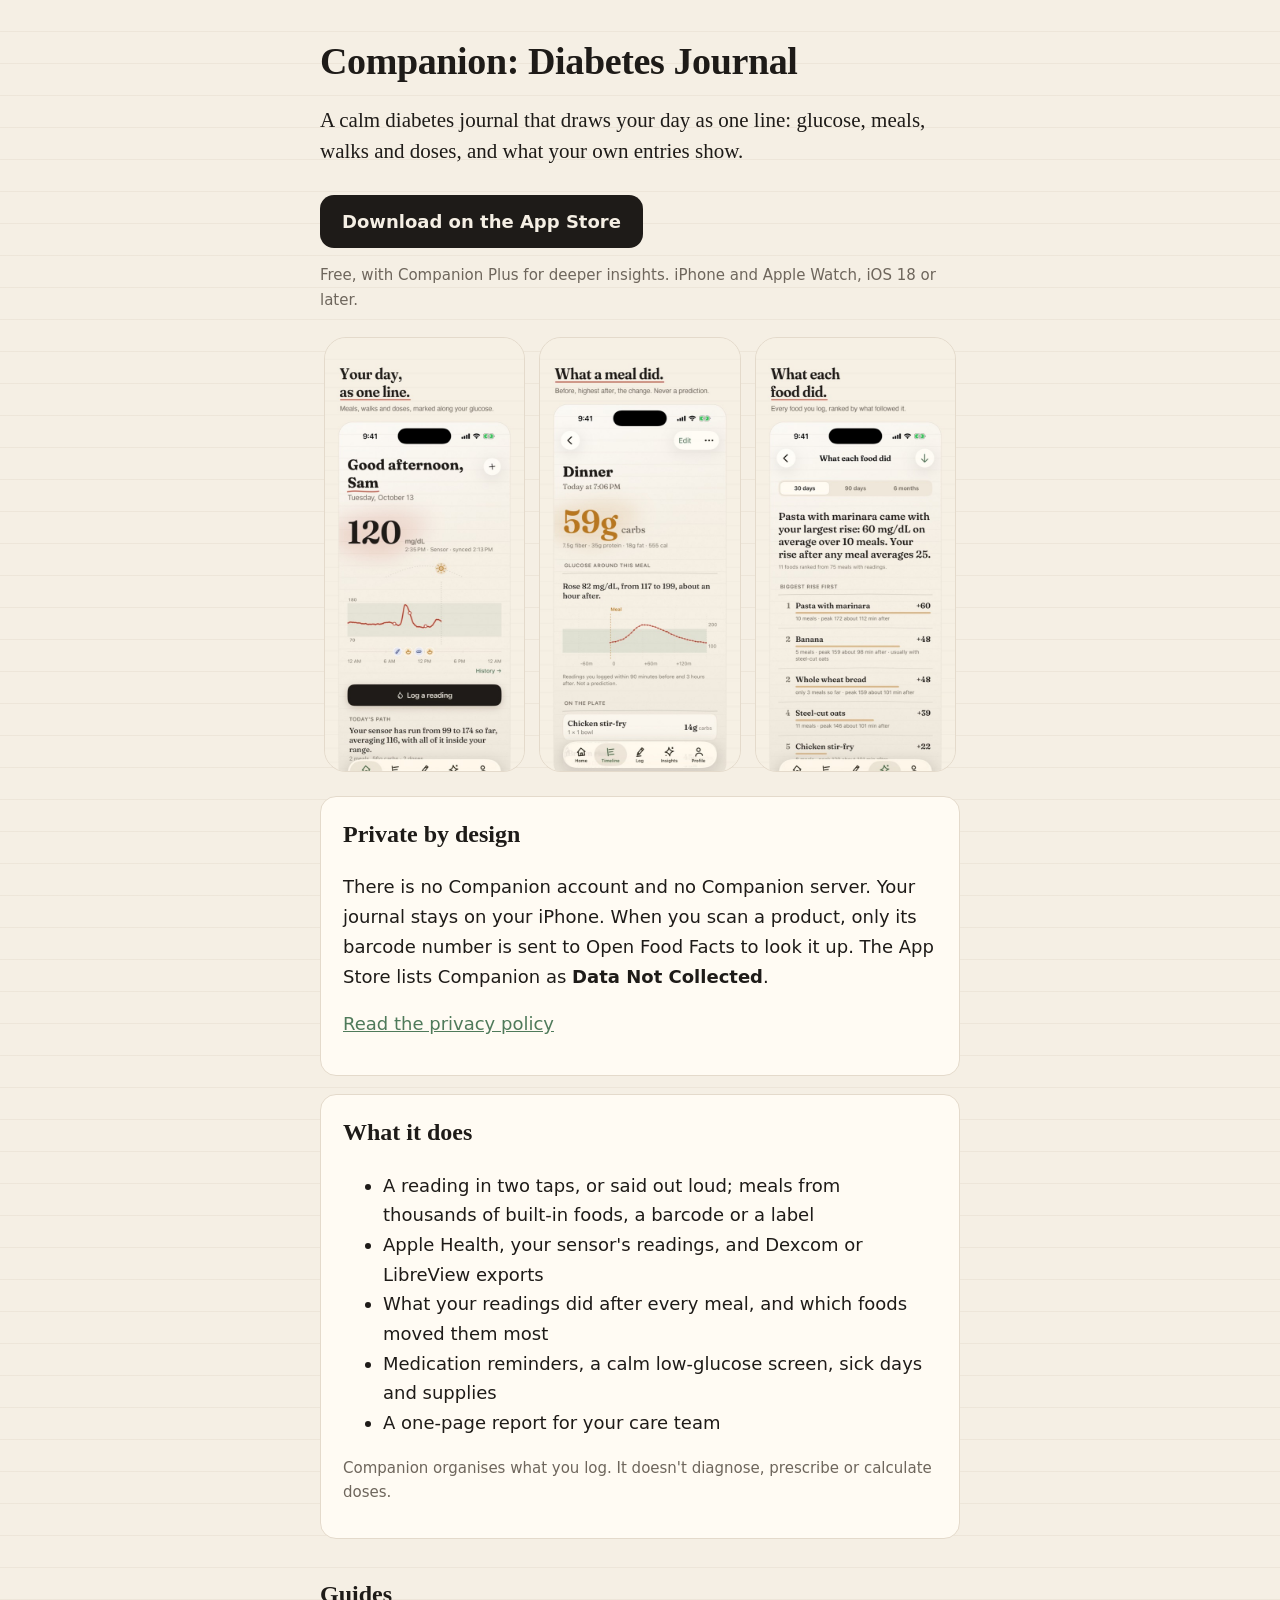
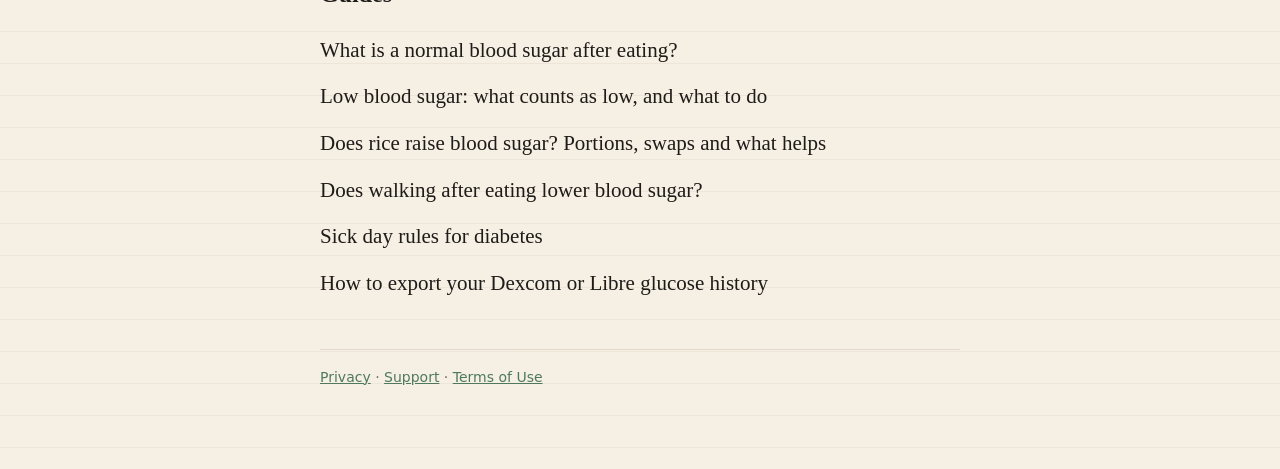
<file: index.html>
<!doctype html>
<html lang="en"><head><meta charset="utf-8"><meta name="viewport" content="width=device-width,initial-scale=1">
<title>Companion: Diabetes Journal · Your day as one line</title>
<meta name="description" content="A calm diabetes journal for iPhone: glucose, meals, activity and medication on one line, with what your own entries show. No account, nothing leaves your phone.">
<link rel="canonical" href="https://vishcodes9801.github.io/companion-site/"><meta name="apple-itunes-app" content="app-id=6809278451">
<meta property="og:title" content="Companion: Diabetes Journal"><meta property="og:description" content="Your day as one line. No account, nothing leaves your phone.">
<link rel="stylesheet" href="site.css"><script type="application/ld+json">{"@context": "https://schema.org", "@type": "MobileApplication", "name": "Companion: Diabetes Journal", "operatingSystem": "iOS 18 or later", "applicationCategory": "HealthApplication", "offers": {"@type": "Offer", "price": "0", "priceCurrency": "USD"}, "url": "https://vishcodes9801.github.io/companion-site/"}</script></head><body><main>
<h1>Companion: Diabetes Journal</h1>
<p class="lead">A calm diabetes journal that draws your day as one line: glucose, meals, walks and doses, and what your own entries show.</p>
<a class="cta" href="https://apps.apple.com/app/id6809278451?ct=guide-home&mt=8">Download on the App Store</a>
<p class="note">Free, with Companion Plus for deeper insights. iPhone and Apple Watch, iOS 18 or later.</p>
<div class="shots"><img class="shot" src="img/01-home.jpg" alt="Home: the day as one line, with meals, walks and doses along it" loading="lazy"><img class="shot" src="img/03-meal.jpg" alt="A meal&#x27;s page: what the readings did in the three hours after it" loading="lazy"><img class="shot" src="img/05-foods.jpg" alt="What each food did: foods ranked by the rise that followed them" loading="lazy"></div>
<section><h2 style="margin-top:0">Private by design</h2>
<p>There is no Companion account and no Companion server. Your journal stays on your iPhone. When you scan a product, only its barcode number is sent to Open Food Facts to look it up. The App Store lists Companion as <b>Data Not Collected</b>.</p>
<p><a href="privacy.html">Read the privacy policy</a></p></section>
<section><h2 style="margin-top:0">What it does</h2><ul>
<li>A reading in two taps, or said out loud; meals from thousands of built-in foods, a barcode or a label</li>
<li>Apple Health, your sensor's readings, and Dexcom or LibreView exports</li>
<li>What your readings did after every meal, and which foods moved them most</li>
<li>Medication reminders, a calm low-glucose screen, sick days and supplies</li>
<li>A one-page report for your care team</li></ul>
<p class="note">Companion organises what you log. It doesn't diagnose, prescribe or calculate doses.</p></section>
<h2>Guides</h2><ul class="guides"><li><a href="guides/normal-blood-sugar-after-eating.html">What is a normal blood sugar after eating?</a></li><li><a href="guides/low-blood-sugar-what-to-do.html">Low blood sugar: what counts as low, and what to do</a></li><li><a href="guides/rice-and-blood-sugar.html">Does rice raise blood sugar? Portions, swaps and what helps</a></li><li><a href="guides/walking-after-meals.html">Does walking after eating lower blood sugar?</a></li><li><a href="guides/sick-day-rules-diabetes.html">Sick day rules for diabetes</a></li><li><a href="guides/export-dexcom-libre-data.html">How to export your Dexcom or Libre glucose history</a></li></ul>
<footer><a href="privacy.html">Privacy</a> · <a href="support.html">Support</a> · <a href="https://www.apple.com/legal/internet-services/itunes/dev/stdeula/">Terms of Use</a></footer>
</main></body></html>
</file>
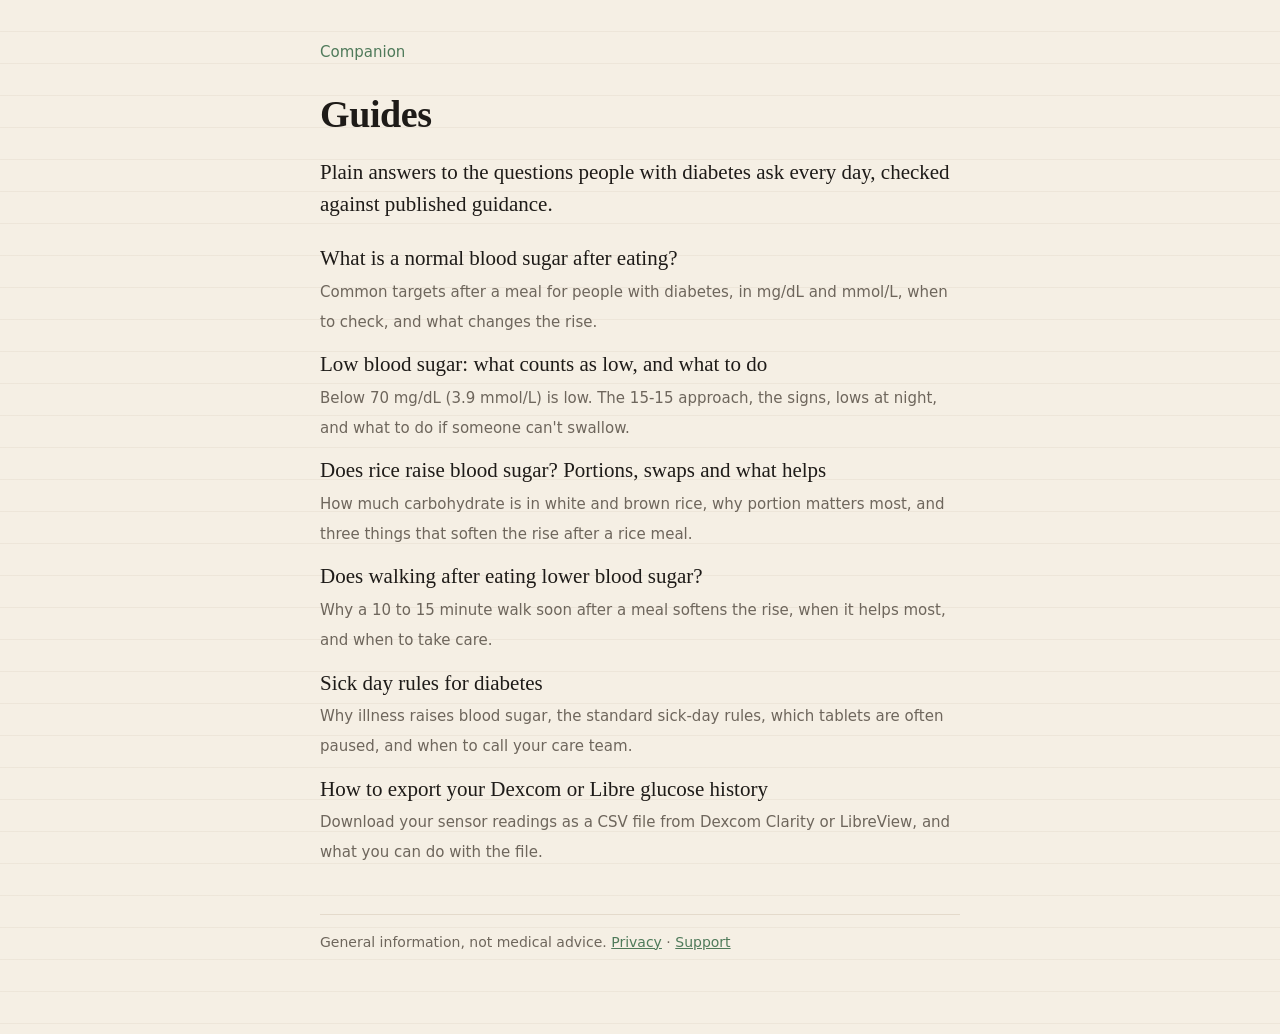
<file: guides/index.html>
<!doctype html>
<html lang="en"><head><meta charset="utf-8"><meta name="viewport" content="width=device-width,initial-scale=1">
<title>Guides · Companion: Diabetes Journal</title>
<meta name="description" content="Plain answers to everyday diabetes questions: blood sugar after meals, lows, rice, walking, sick days and exporting your data.">
<link rel="canonical" href="https://vishcodes9801.github.io/companion-site/guides/index.html"><meta name="apple-itunes-app" content="app-id=6809278451">
<link rel="stylesheet" href="../site.css"></head><body><main>
<nav><a href="../index.html">Companion</a></nav>
<h1>Guides</h1>
<p class="lead">Plain answers to the questions people with diabetes ask every day, checked against published guidance.</p>
<ul class="guides"><li><a href="normal-blood-sugar-after-eating.html">What is a normal blood sugar after eating?</a><br><span class="note">Common targets after a meal for people with diabetes, in mg/dL and mmol/L, when to check, and what changes the rise.</span></li><li><a href="low-blood-sugar-what-to-do.html">Low blood sugar: what counts as low, and what to do</a><br><span class="note">Below 70 mg/dL (3.9 mmol/L) is low. The 15-15 approach, the signs, lows at night, and what to do if someone can&#x27;t swallow.</span></li><li><a href="rice-and-blood-sugar.html">Does rice raise blood sugar? Portions, swaps and what helps</a><br><span class="note">How much carbohydrate is in white and brown rice, why portion matters most, and three things that soften the rise after a rice meal.</span></li><li><a href="walking-after-meals.html">Does walking after eating lower blood sugar?</a><br><span class="note">Why a 10 to 15 minute walk soon after a meal softens the rise, when it helps most, and when to take care.</span></li><li><a href="sick-day-rules-diabetes.html">Sick day rules for diabetes</a><br><span class="note">Why illness raises blood sugar, the standard sick-day rules, which tablets are often paused, and when to call your care team.</span></li><li><a href="export-dexcom-libre-data.html">How to export your Dexcom or Libre glucose history</a><br><span class="note">Download your sensor readings as a CSV file from Dexcom Clarity or LibreView, and what you can do with the file.</span></li></ul>
<footer>General information, not medical advice. <a href="../privacy.html">Privacy</a> · <a href="../support.html">Support</a></footer>
</main></body></html>
</file>
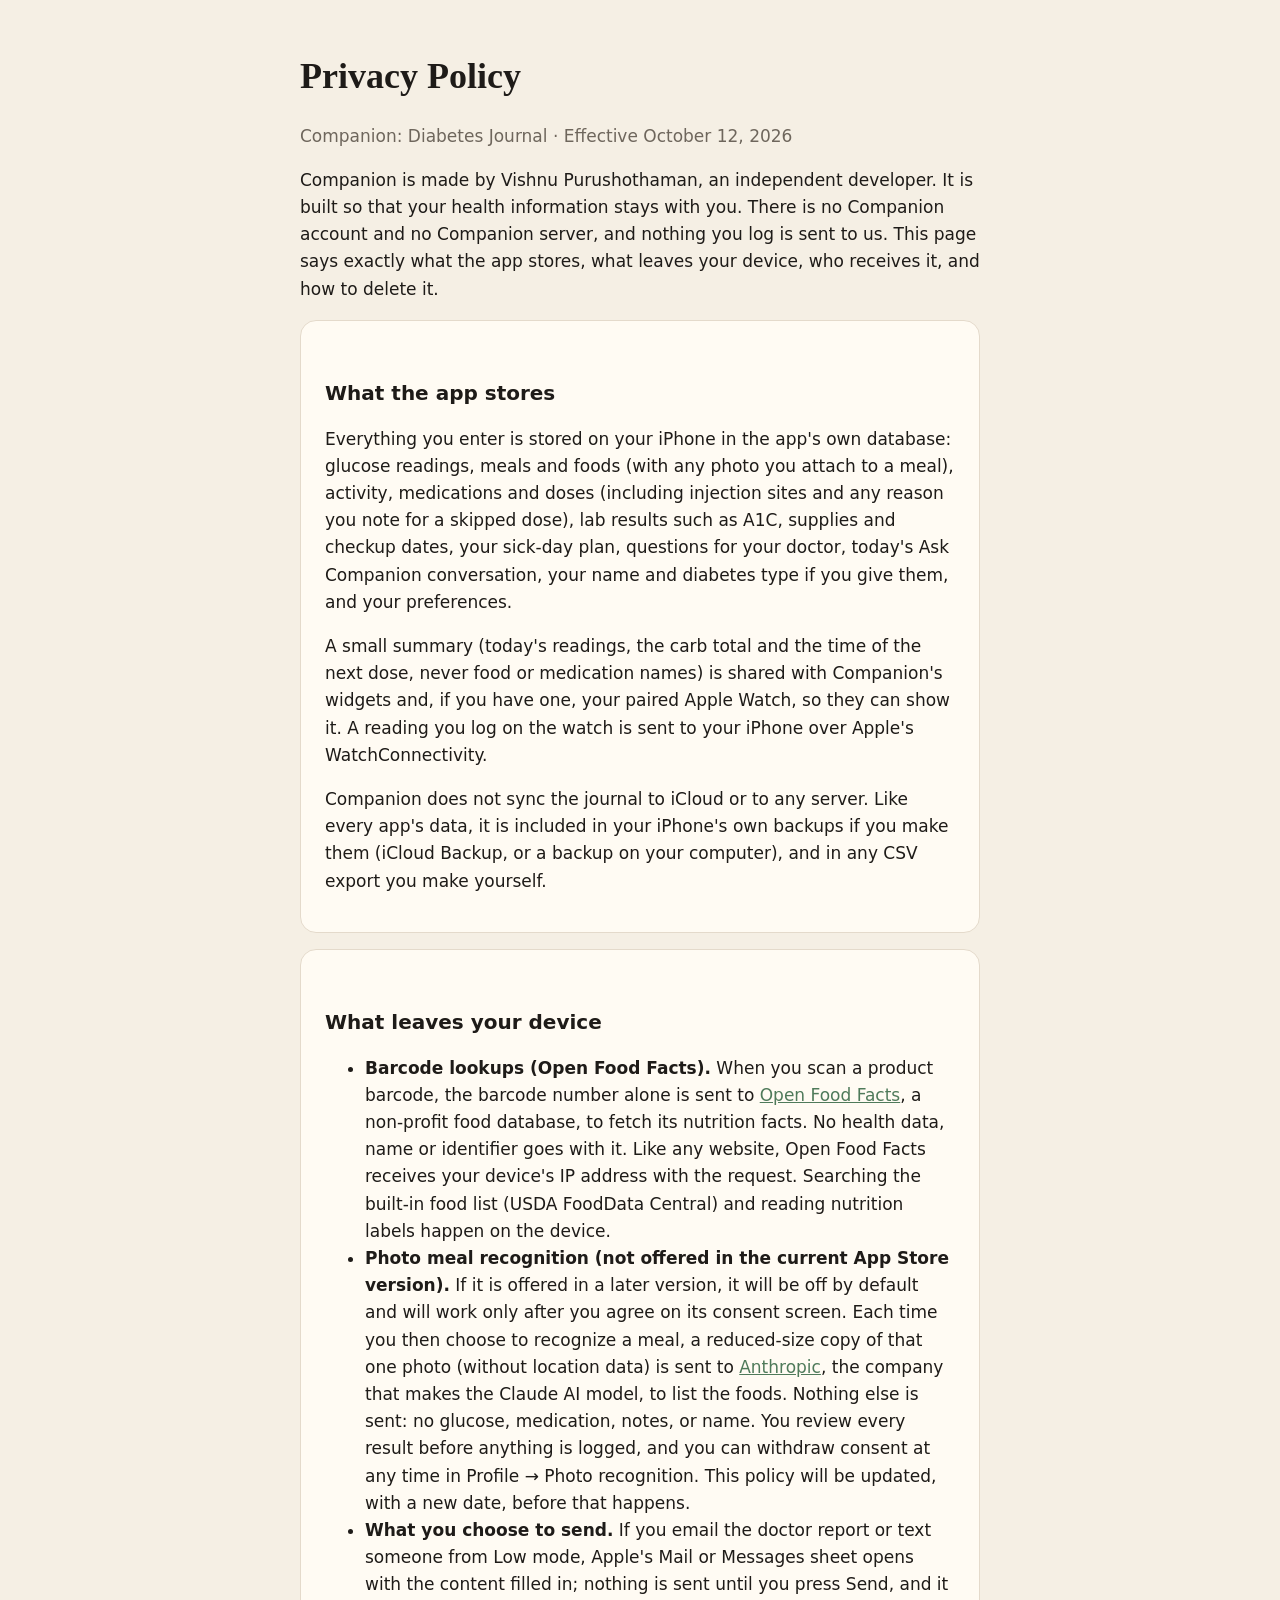
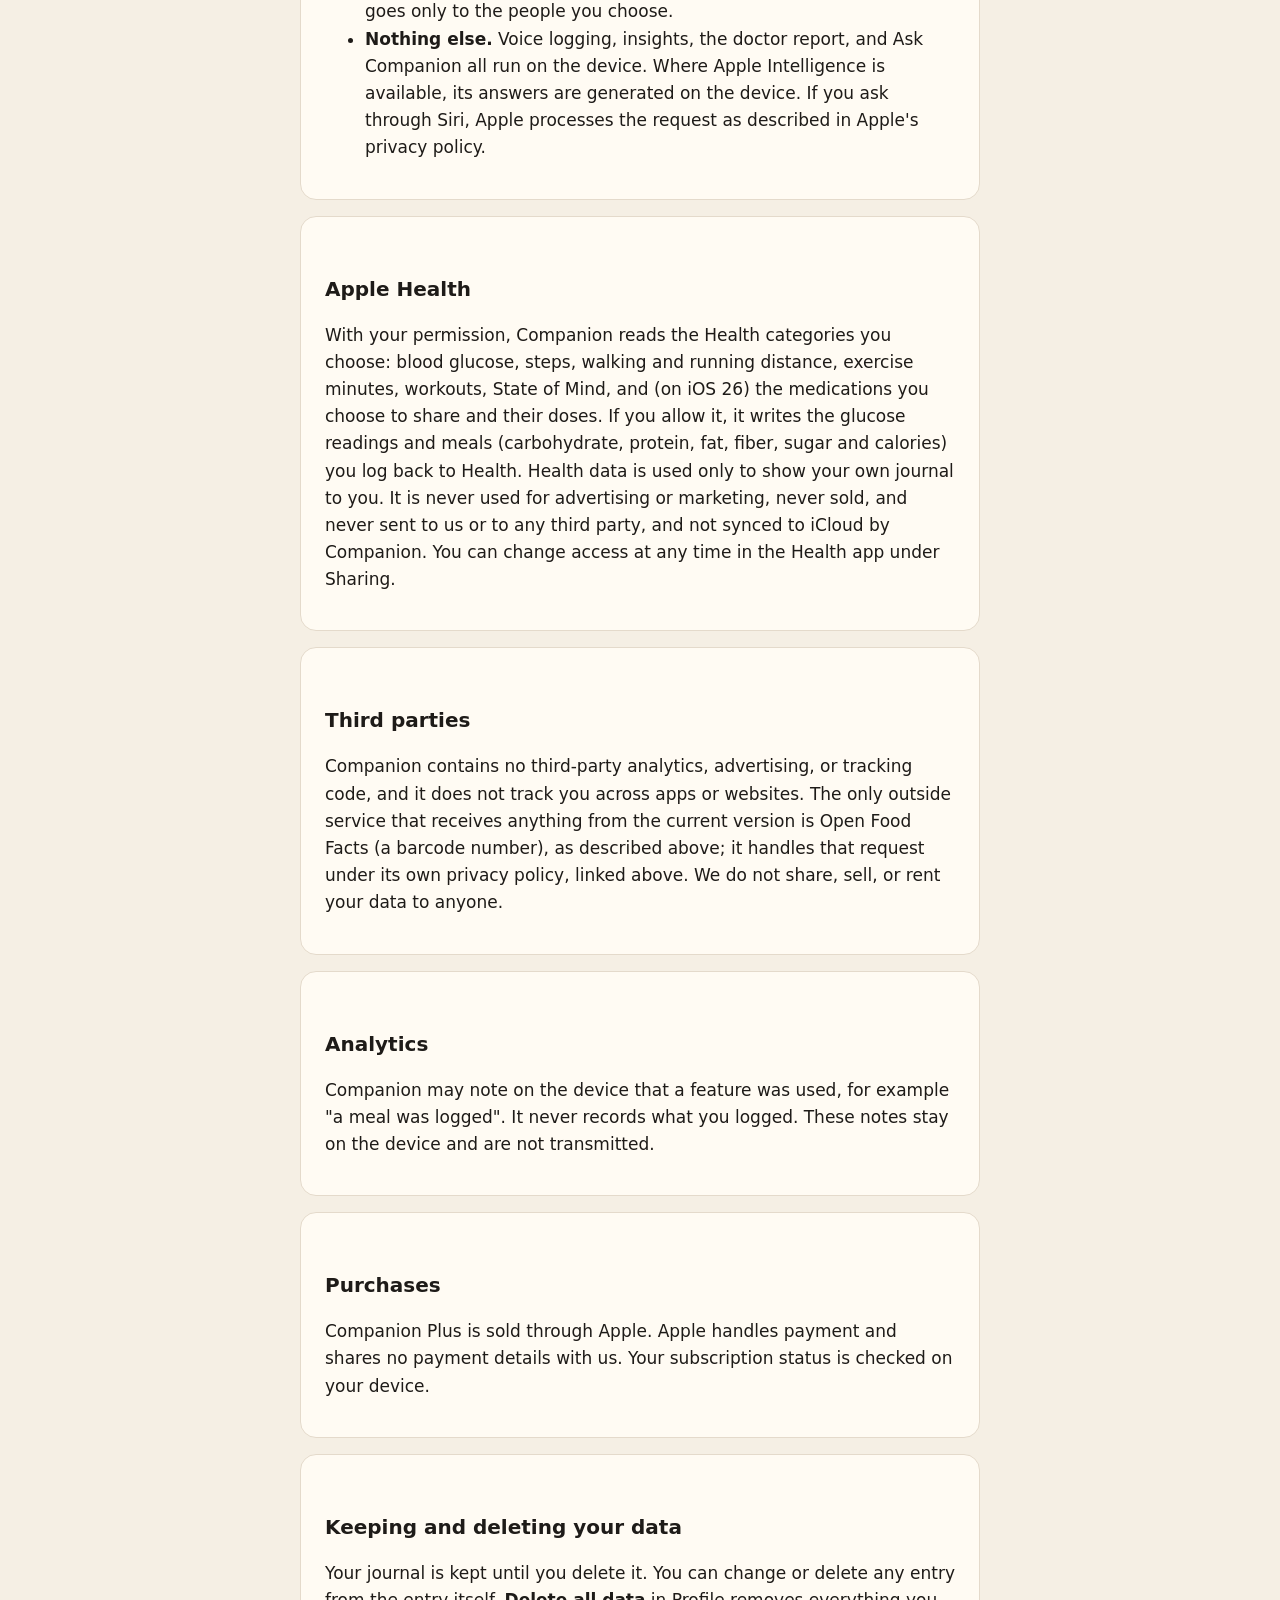
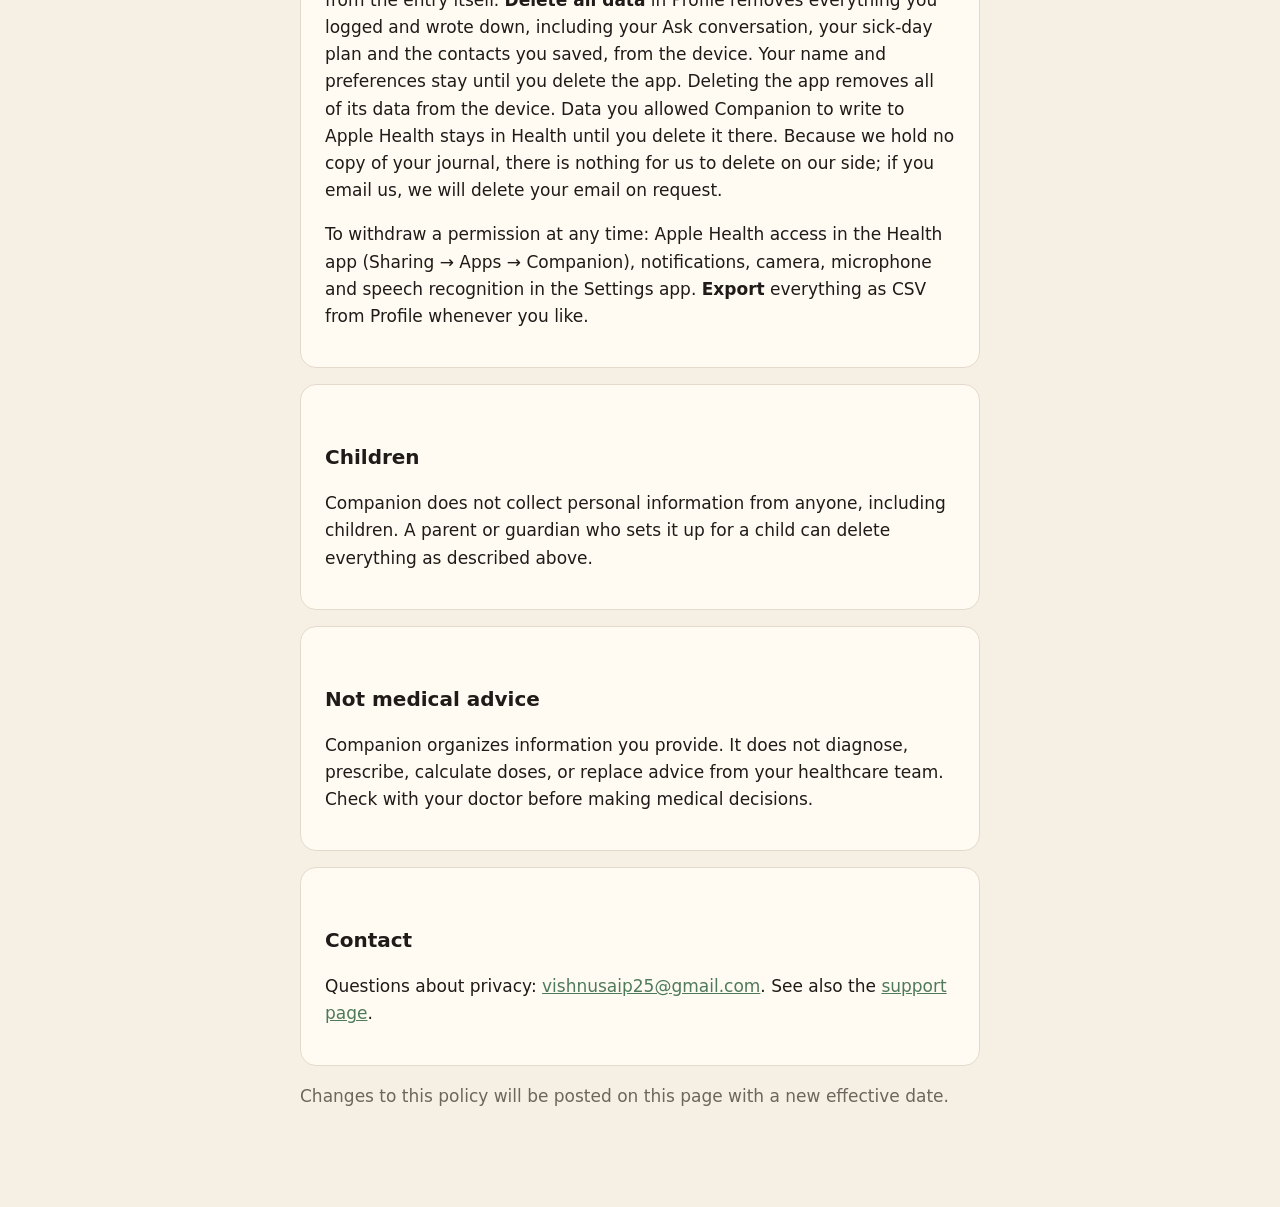
<file: privacy.html>
<!doctype html>
<html lang="en"><head><meta charset="utf-8"><meta name="viewport" content="width=device-width,initial-scale=1">
<title>Companion · Privacy Policy</title>
<style>
:root{--paper:#F5EFE4;--sheet:#FFFBF3;--ink:#1E1B18;--muted:#6E665C;--rule:#E4DACB;--accent:#4F7A5A}
@media (prefers-color-scheme:dark){:root{--paper:#16130F;--sheet:#201C16;--ink:#F3ECDF;--muted:#A69C8E;--rule:#352F27;--accent:#8DBB98}}
body{margin:0;background:var(--paper);color:var(--ink);font:17px/1.6 -apple-system,system-ui,sans-serif}
main{max-width:680px;margin:0 auto;padding:48px 24px 80px}
h1{font-family:Georgia,"Times New Roman",serif;font-size:36px;margin:0 0 6px}h2{font-size:20px;margin:36px 0 8px}
p,li{color:var(--ink)}.muted{color:var(--muted)}section{background:var(--sheet);border:1px solid var(--rule);border-radius:16px;padding:20px 24px;margin-top:16px}
a{color:var(--accent)}
</style></head><body><main>
<h1>Privacy Policy</h1>
<p class="muted">Companion: Diabetes Journal · Effective October 12, 2026</p>
<p>Companion is made by Vishnu Purushothaman, an independent developer. It is built so that your health information stays with you. There is no Companion account and no Companion server, and nothing you log is sent to us. This page says exactly what the app stores, what leaves your device, who receives it, and how to delete it.</p>

<section><h2>What the app stores</h2>
<p>Everything you enter is stored on your iPhone in the app's own database: glucose readings, meals and foods (with any photo you attach to a meal), activity, medications and doses (including injection sites and any reason you note for a skipped dose), lab results such as A1C, supplies and checkup dates, your sick-day plan, questions for your doctor, today's Ask Companion conversation, your name and diabetes type if you give them, and your preferences.</p>
<p>A small summary (today's readings, the carb total and the time of the next dose, never food or medication names) is shared with Companion's widgets and, if you have one, your paired Apple Watch, so they can show it. A reading you log on the watch is sent to your iPhone over Apple's WatchConnectivity.</p>
<p>Companion does not sync the journal to iCloud or to any server. Like every app's data, it is included in your iPhone's own backups if you make them (iCloud Backup, or a backup on your computer), and in any CSV export you make yourself.</p></section>

<section><h2>What leaves your device</h2>
<ul>
<li><strong>Barcode lookups (Open Food Facts).</strong> When you scan a product barcode, the barcode number alone is sent to <a href="https://world.openfoodfacts.org/privacy">Open Food Facts</a>, a non-profit food database, to fetch its nutrition facts. No health data, name or identifier goes with it. Like any website, Open Food Facts receives your device's IP address with the request. Searching the built-in food list (USDA FoodData Central) and reading nutrition labels happen on the device.</li>
<li><strong>Photo meal recognition (not offered in the current App Store version).</strong> If it is offered in a later version, it will be off by default and will work only after you agree on its consent screen. Each time you then choose to recognize a meal, a reduced-size copy of that one photo (without location data) is sent to <a href="https://www.anthropic.com/legal/privacy">Anthropic</a>, the company that makes the Claude AI model, to list the foods. Nothing else is sent: no glucose, medication, notes, or name. You review every result before anything is logged, and you can withdraw consent at any time in Profile → Photo recognition. This policy will be updated, with a new date, before that happens.</li>
<li><strong>What you choose to send.</strong> If you email the doctor report or text someone from Low mode, Apple's Mail or Messages sheet opens with the content filled in; nothing is sent until you press Send, and it goes only to the people you choose.</li>
<li><strong>Nothing else.</strong> Voice logging, insights, the doctor report, and Ask Companion all run on the device. Where Apple Intelligence is available, its answers are generated on the device. If you ask through Siri, Apple processes the request as described in Apple's privacy policy.</li>
</ul></section>

<section><h2>Apple Health</h2>
<p>With your permission, Companion reads the Health categories you choose: blood glucose, steps, walking and running distance, exercise minutes, workouts, State of Mind, and (on iOS 26) the medications you choose to share and their doses. If you allow it, it writes the glucose readings and meals (carbohydrate, protein, fat, fiber, sugar and calories) you log back to Health. Health data is used only to show your own journal to you. It is never used for advertising or marketing, never sold, and never sent to us or to any third party, and not synced to iCloud by Companion. You can change access at any time in the Health app under Sharing.</p></section>

<section><h2>Third parties</h2>
<p>Companion contains no third-party analytics, advertising, or tracking code, and it does not track you across apps or websites. The only outside service that receives anything from the current version is Open Food Facts (a barcode number), as described above; it handles that request under its own privacy policy, linked above. We do not share, sell, or rent your data to anyone.</p></section>

<section><h2>Analytics</h2>
<p>Companion may note on the device that a feature was used, for example "a meal was logged". It never records what you logged. These notes stay on the device and are not transmitted.</p></section>

<section><h2>Purchases</h2>
<p>Companion Plus is sold through Apple. Apple handles payment and shares no payment details with us. Your subscription status is checked on your device.</p></section>

<section><h2>Keeping and deleting your data</h2>
<p>Your journal is kept until you delete it. You can change or delete any entry from the entry itself. <strong>Delete all data</strong> in Profile removes everything you logged and wrote down, including your Ask conversation, your sick-day plan and the contacts you saved, from the device. Your name and preferences stay until you delete the app. Deleting the app removes all of its data from the device. Data you allowed Companion to write to Apple Health stays in Health until you delete it there. Because we hold no copy of your journal, there is nothing for us to delete on our side; if you email us, we will delete your email on request.</p>
<p>To withdraw a permission at any time: Apple Health access in the Health app (Sharing → Apps → Companion), notifications, camera, microphone and speech recognition in the Settings app. <strong>Export</strong> everything as CSV from Profile whenever you like.</p></section>

<section><h2>Children</h2>
<p>Companion does not collect personal information from anyone, including children. A parent or guardian who sets it up for a child can delete everything as described above.</p></section>

<section><h2>Not medical advice</h2>
<p>Companion organizes information you provide. It does not diagnose, prescribe, calculate doses, or replace advice from your healthcare team. Check with your doctor before making medical decisions.</p></section>

<section><h2>Contact</h2>
<p>Questions about privacy: <a href="mailto:vishnusaip25@gmail.com">vishnusaip25@gmail.com</a>. See also the <a href="support.html">support page</a>.</p></section>

<p class="muted">Changes to this policy will be posted on this page with a new effective date.</p>
</main></body></html>
</file>
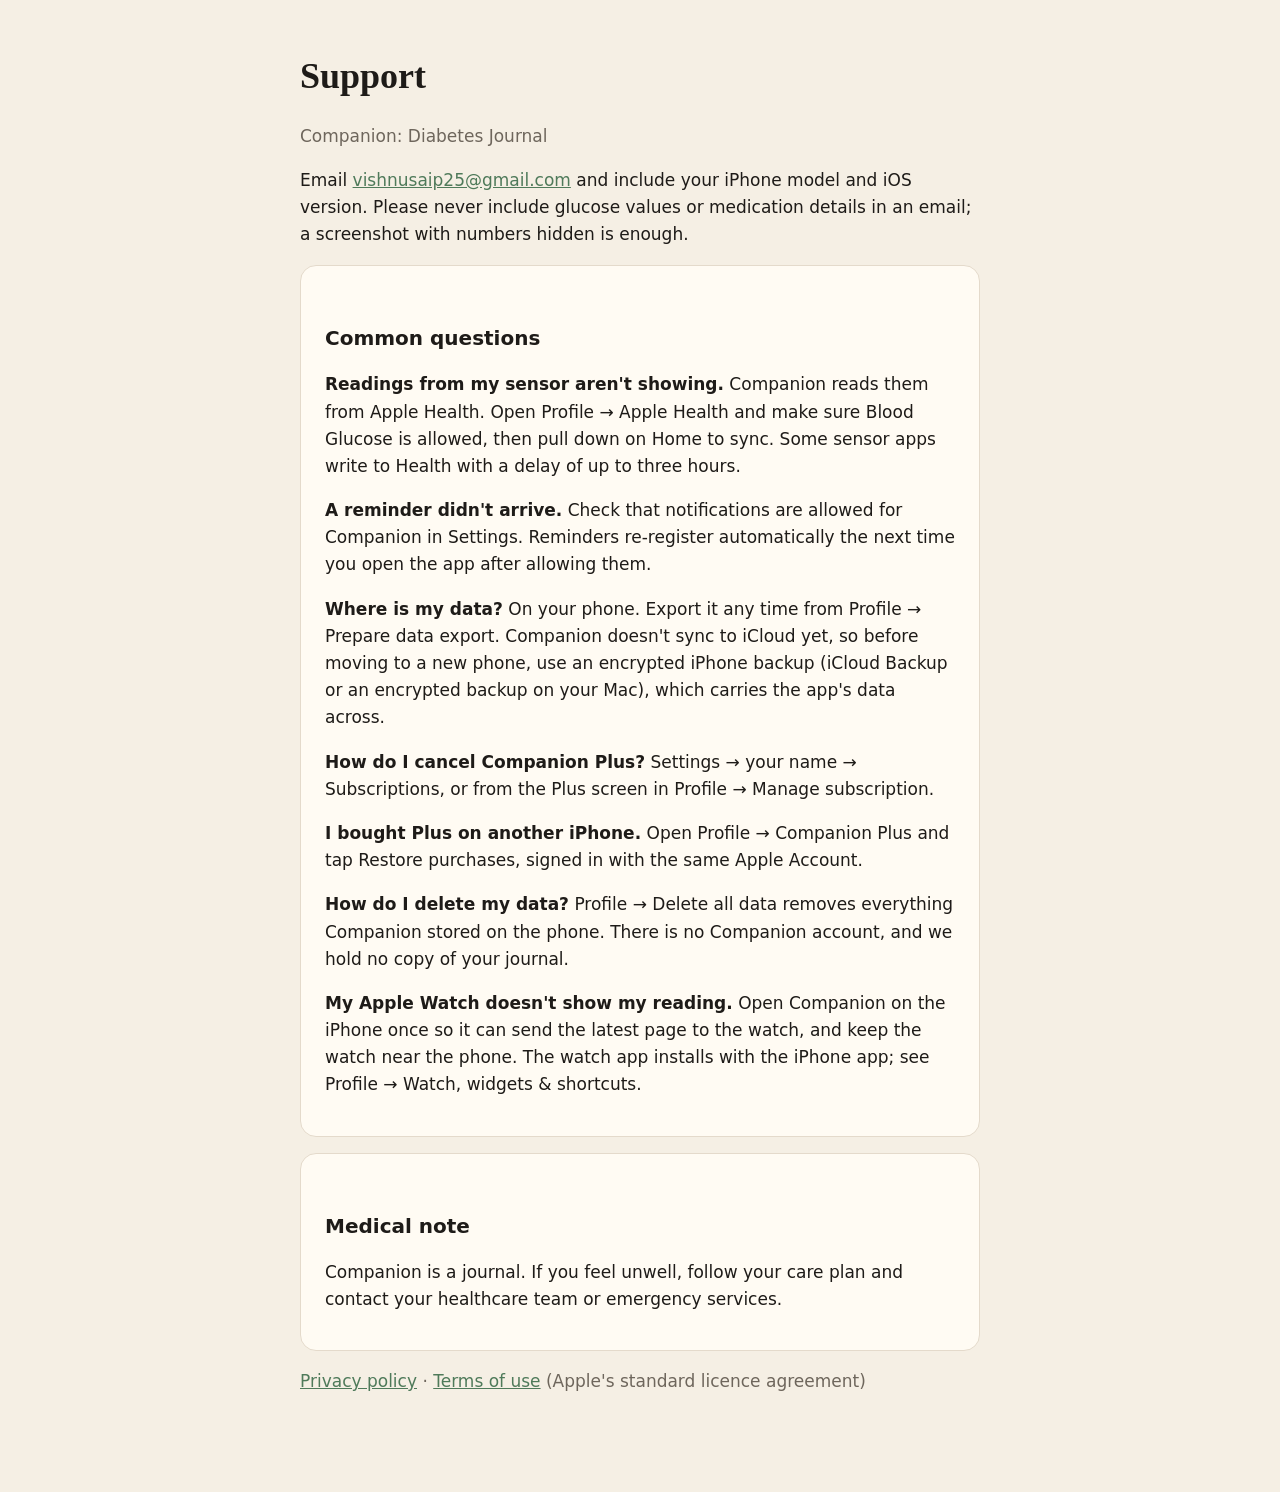
<file: support.html>
<!doctype html>
<html lang="en"><head><meta charset="utf-8"><meta name="viewport" content="width=device-width,initial-scale=1">
<title>Companion · Support</title>
<style>
:root{--paper:#F5EFE4;--sheet:#FFFBF3;--ink:#1E1B18;--muted:#6E665C;--rule:#E4DACB;--accent:#4F7A5A}
@media (prefers-color-scheme:dark){:root{--paper:#16130F;--sheet:#201C16;--ink:#F3ECDF;--muted:#A69C8E;--rule:#352F27;--accent:#8DBB98}}
body{margin:0;background:var(--paper);color:var(--ink);font:17px/1.6 -apple-system,system-ui,sans-serif}
main{max-width:680px;margin:0 auto;padding:48px 24px 80px}
h1{font-family:Georgia,"Times New Roman",serif;font-size:36px;margin:0 0 6px}h2{font-size:20px;margin:36px 0 8px}
.muted{color:var(--muted)}section{background:var(--sheet);border:1px solid var(--rule);border-radius:16px;padding:20px 24px;margin-top:16px}
a{color:var(--accent)}
</style></head><body><main>
<h1>Support</h1>
<p class="muted">Companion: Diabetes Journal</p>
<p>Email <a href="mailto:vishnusaip25@gmail.com">vishnusaip25@gmail.com</a> and include your iPhone model and iOS version. Please never include glucose values or medication details in an email; a screenshot with numbers hidden is enough.</p>

<section><h2>Common questions</h2>
<p><strong>Readings from my sensor aren't showing.</strong> Companion reads them from Apple Health. Open Profile → Apple Health and make sure Blood Glucose is allowed, then pull down on Home to sync. Some sensor apps write to Health with a delay of up to three hours.</p>
<p><strong>A reminder didn't arrive.</strong> Check that notifications are allowed for Companion in Settings. Reminders re-register automatically the next time you open the app after allowing them.</p>
<p><strong>Where is my data?</strong> On your phone. Export it any time from Profile → Prepare data export. Companion doesn't sync to iCloud yet, so before moving to a new phone, use an encrypted iPhone backup (iCloud Backup or an encrypted backup on your Mac), which carries the app's data across.</p>
<p><strong>How do I cancel Companion Plus?</strong> Settings → your name → Subscriptions, or from the Plus screen in Profile → Manage subscription.</p>
<p><strong>I bought Plus on another iPhone.</strong> Open Profile → Companion Plus and tap Restore purchases, signed in with the same Apple Account.</p>
<p><strong>How do I delete my data?</strong> Profile → Delete all data removes everything Companion stored on the phone. There is no Companion account, and we hold no copy of your journal.</p>
<p><strong>My Apple Watch doesn't show my reading.</strong> Open Companion on the iPhone once so it can send the latest page to the watch, and keep the watch near the phone. The watch app installs with the iPhone app; see Profile → Watch, widgets &amp; shortcuts.</p>
</section>

<section><h2>Medical note</h2>
<p>Companion is a journal. If you feel unwell, follow your care plan and contact your healthcare team or emergency services.</p></section>

<p class="muted"><a href="privacy.html">Privacy policy</a> · <a href="https://www.apple.com/legal/internet-services/itunes/dev/stdeula/">Terms of use</a> (Apple's standard licence agreement)</p>
</main></body></html>
</file>
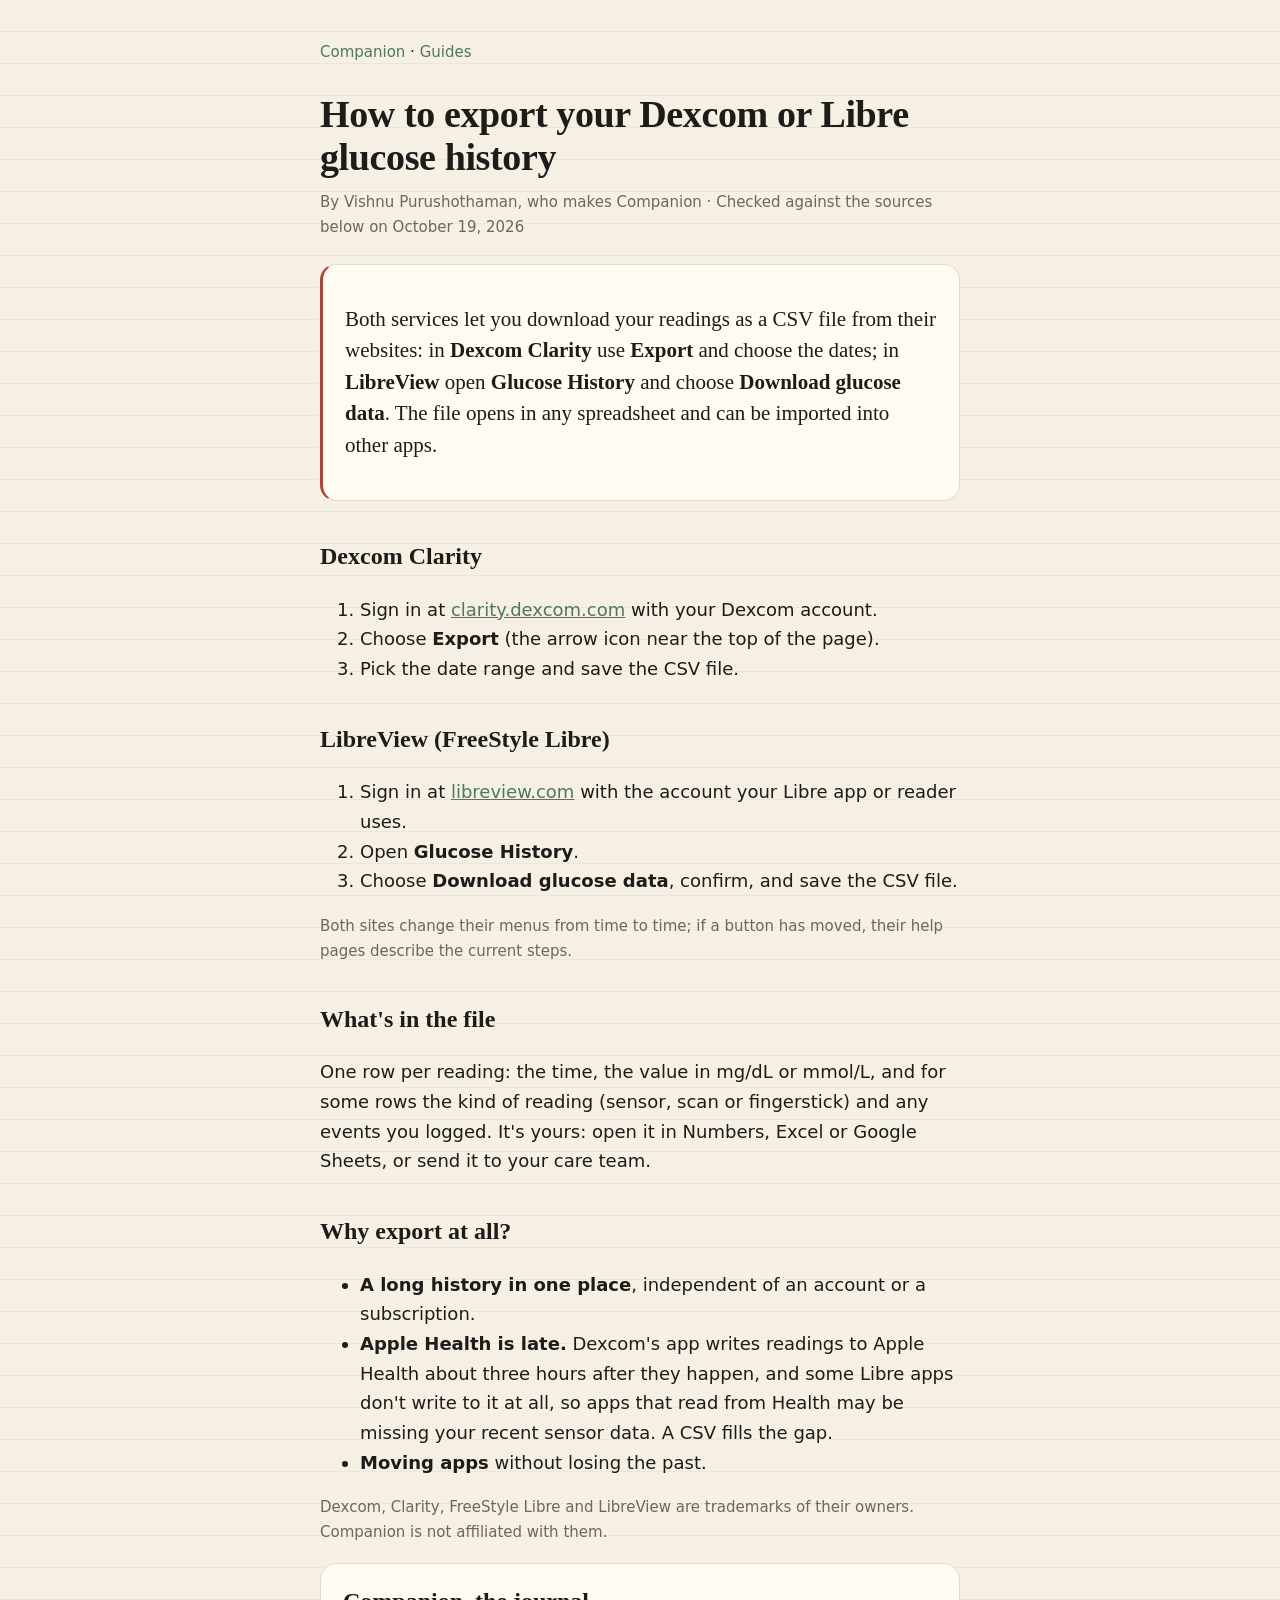
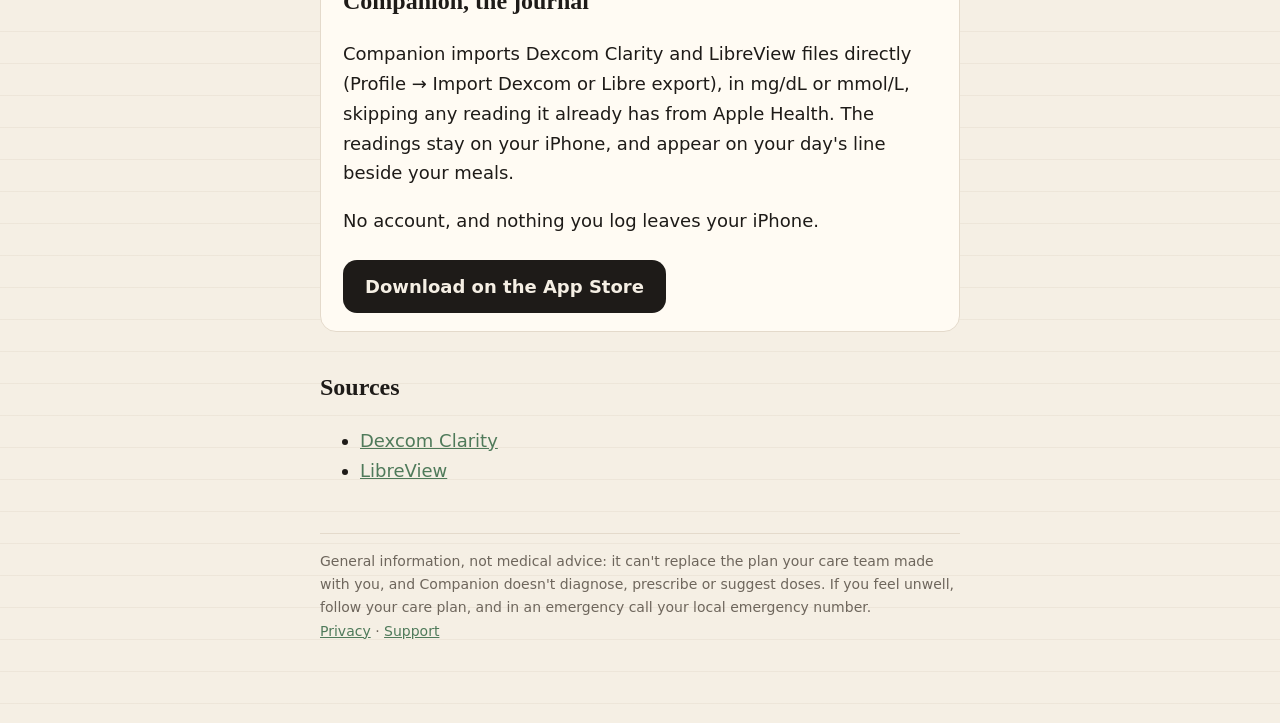
<file: guides/export-dexcom-libre-data.html>
<!doctype html>
<html lang="en"><head><meta charset="utf-8"><meta name="viewport" content="width=device-width,initial-scale=1">
<title>How to export your Dexcom or Libre glucose history · Companion</title>
<meta name="description" content="Download your sensor readings as a CSV file from Dexcom Clarity or LibreView, and what you can do with the file.">
<link rel="canonical" href="https://vishcodes9801.github.io/companion-site/guides/export-dexcom-libre-data.html">
<meta name="apple-itunes-app" content="app-id=6809278451">
<meta property="og:title" content="How to export your Dexcom or Libre glucose history"><meta property="og:description" content="Download your sensor readings as a CSV file from Dexcom Clarity or LibreView, and what you can do with the file.">
<link rel="stylesheet" href="../site.css">
<script type="application/ld+json">{"@context": "https://schema.org", "@type": "Article", "headline": "How to export your Dexcom or Libre glucose history", "description": "Download your sensor readings as a CSV file from Dexcom Clarity or LibreView, and what you can do with the file.", "author": {"@type": "Person", "name": "Vishnu Purushothaman"}, "dateModified": "2026-10-19", "url": "https://vishcodes9801.github.io/companion-site/guides/export-dexcom-libre-data.html", "publisher": {"@type": "Organization", "name": "Companion: Diabetes Journal"}}</script>
</head><body><main>
<nav><a href="../index.html">Companion</a> · <a href="index.html">Guides</a></nav>
<h1>How to export your Dexcom or Libre glucose history</h1>
<p class="byline">By Vishnu Purushothaman, who makes Companion · Checked against the sources below on October 19, 2026</p>

<section class="answer"><p class="lead">Both services let you download your readings as a CSV file from their websites: in <b>Dexcom Clarity</b> use <b>Export</b> and choose the dates; in <b>LibreView</b> open <b>Glucose History</b> and choose <b>Download glucose data</b>. The file opens in any spreadsheet and can be imported into other apps.</p></section>

<h2>Dexcom Clarity</h2>
<ol>
<li>Sign in at <a href="https://clarity.dexcom.com">clarity.dexcom.com</a> with your Dexcom account.</li>
<li>Choose <b>Export</b> (the arrow icon near the top of the page).</li>
<li>Pick the date range and save the CSV file.</li>
</ol>

<h2>LibreView (FreeStyle Libre)</h2>
<ol>
<li>Sign in at <a href="https://www.libreview.com">libreview.com</a> with the account your Libre app or reader uses.</li>
<li>Open <b>Glucose History</b>.</li>
<li>Choose <b>Download glucose data</b>, confirm, and save the CSV file.</li>
</ol>
<p class="note">Both sites change their menus from time to time; if a button has moved, their help pages describe the current steps.</p>

<h2>What's in the file</h2>
<p>One row per reading: the time, the value in mg/dL or mmol/L, and for some rows the kind of reading (sensor, scan or fingerstick) and any events you logged. It's yours: open it in Numbers, Excel or Google Sheets, or send it to your care team.</p>

<h2>Why export at all?</h2>
<ul>
<li><b>A long history in one place</b>, independent of an account or a subscription.</li>
<li><b>Apple Health is late.</b> Dexcom's app writes readings to Apple Health about three hours after they happen, and some Libre apps don't write to it at all, so apps that read from Health may be missing your recent sensor data. A CSV fills the gap.</li>
<li><b>Moving apps</b> without losing the past.</li>
</ul>
<p class="note">Dexcom, Clarity, FreeStyle Libre and LibreView are trademarks of their owners. Companion is not affiliated with them.</p>

<section><h2 style="margin-top:0">Companion, the journal</h2><p>Companion imports Dexcom Clarity and LibreView files directly (Profile → Import Dexcom or Libre export), in mg/dL or mmol/L, skipping any reading it already has from Apple Health. The readings stay on your iPhone, and appear on your day's line beside your meals.</p>
<p>No account, and nothing you log leaves your iPhone.</p>
<a class="cta" href="https://apps.apple.com/app/id6809278451?ct=guide-export-dexcom-libre-data&mt=8">Download on the App Store</a></section>
<h2>Sources</h2><ul><li><a href="https://clarity.dexcom.com">Dexcom Clarity</a></li><li><a href="https://www.libreview.com">LibreView</a></li></ul>
<footer>General information, not medical advice: it can't replace the plan your care team made with you, and Companion doesn't
diagnose, prescribe or suggest doses. If you feel unwell, follow your care plan, and in an emergency call your local emergency number.
<br><a href="../privacy.html">Privacy</a> · <a href="../support.html">Support</a></footer>
</main></body></html>
</file>
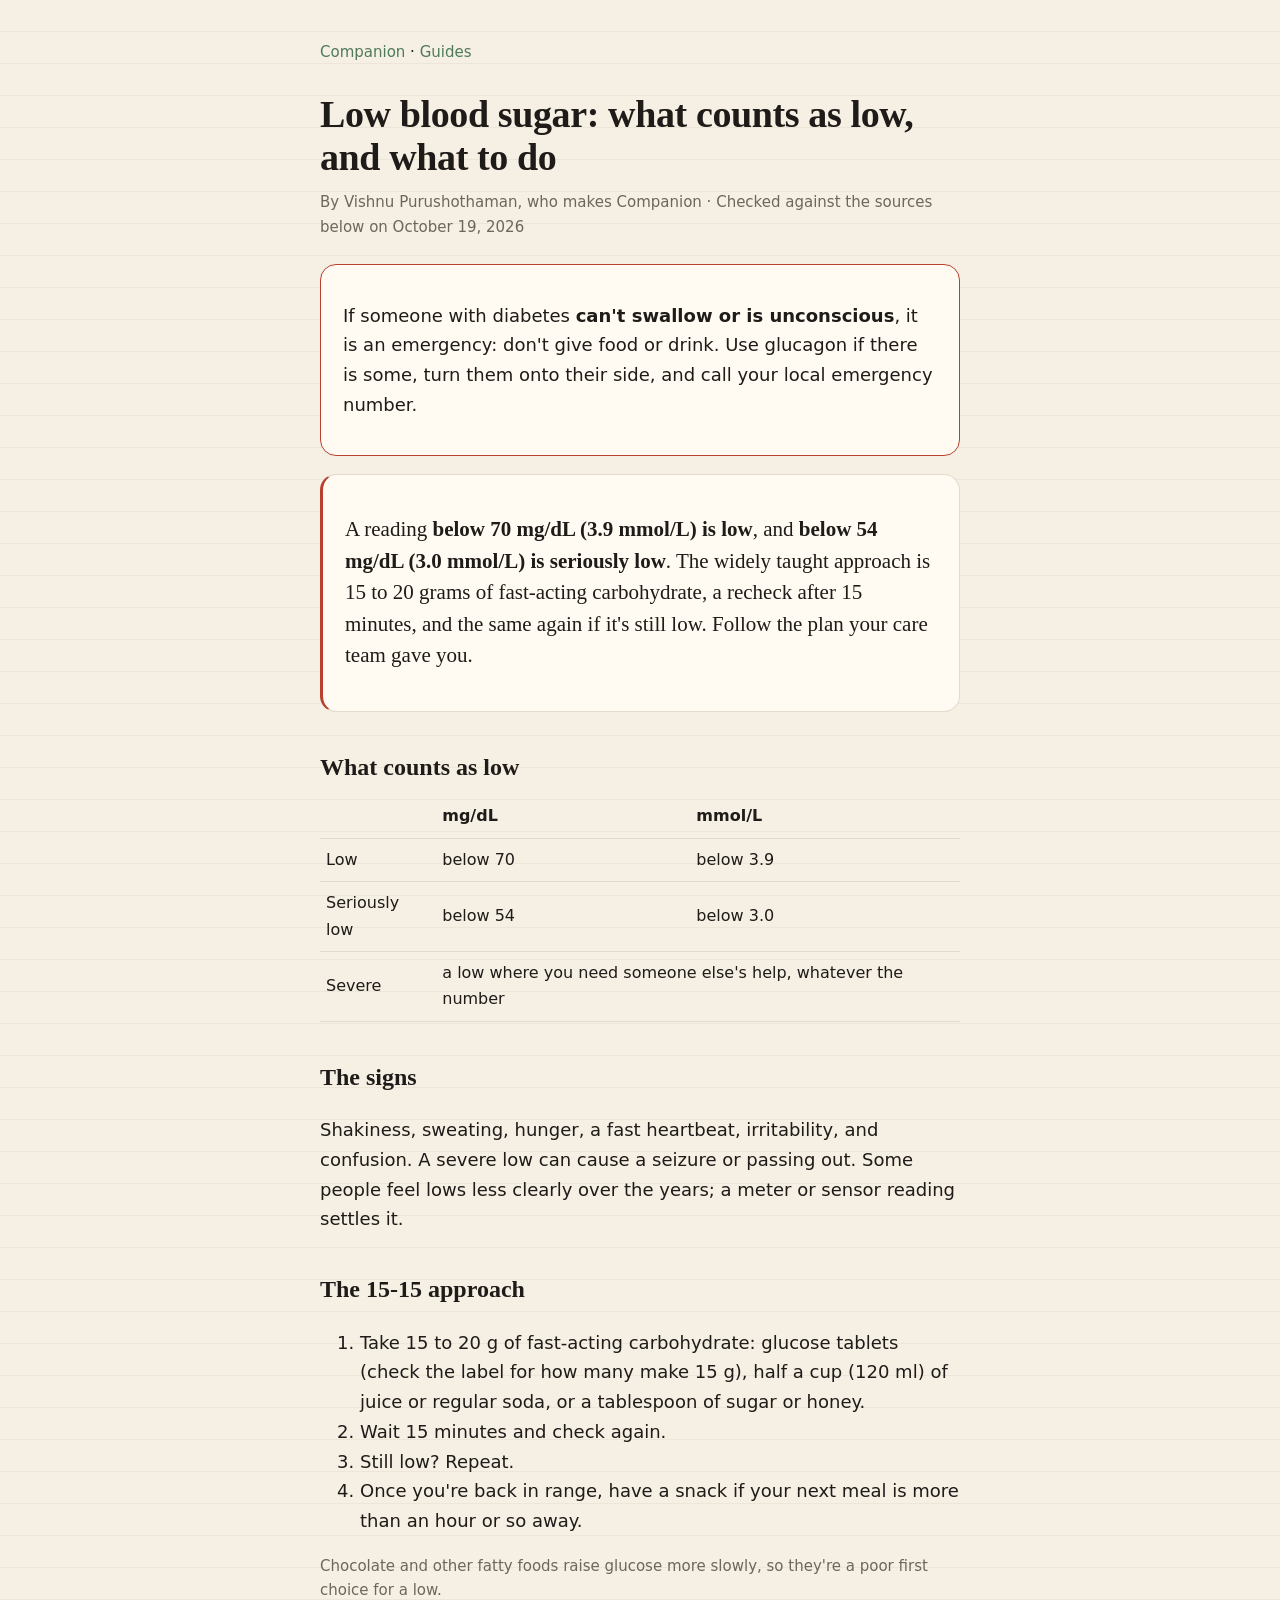
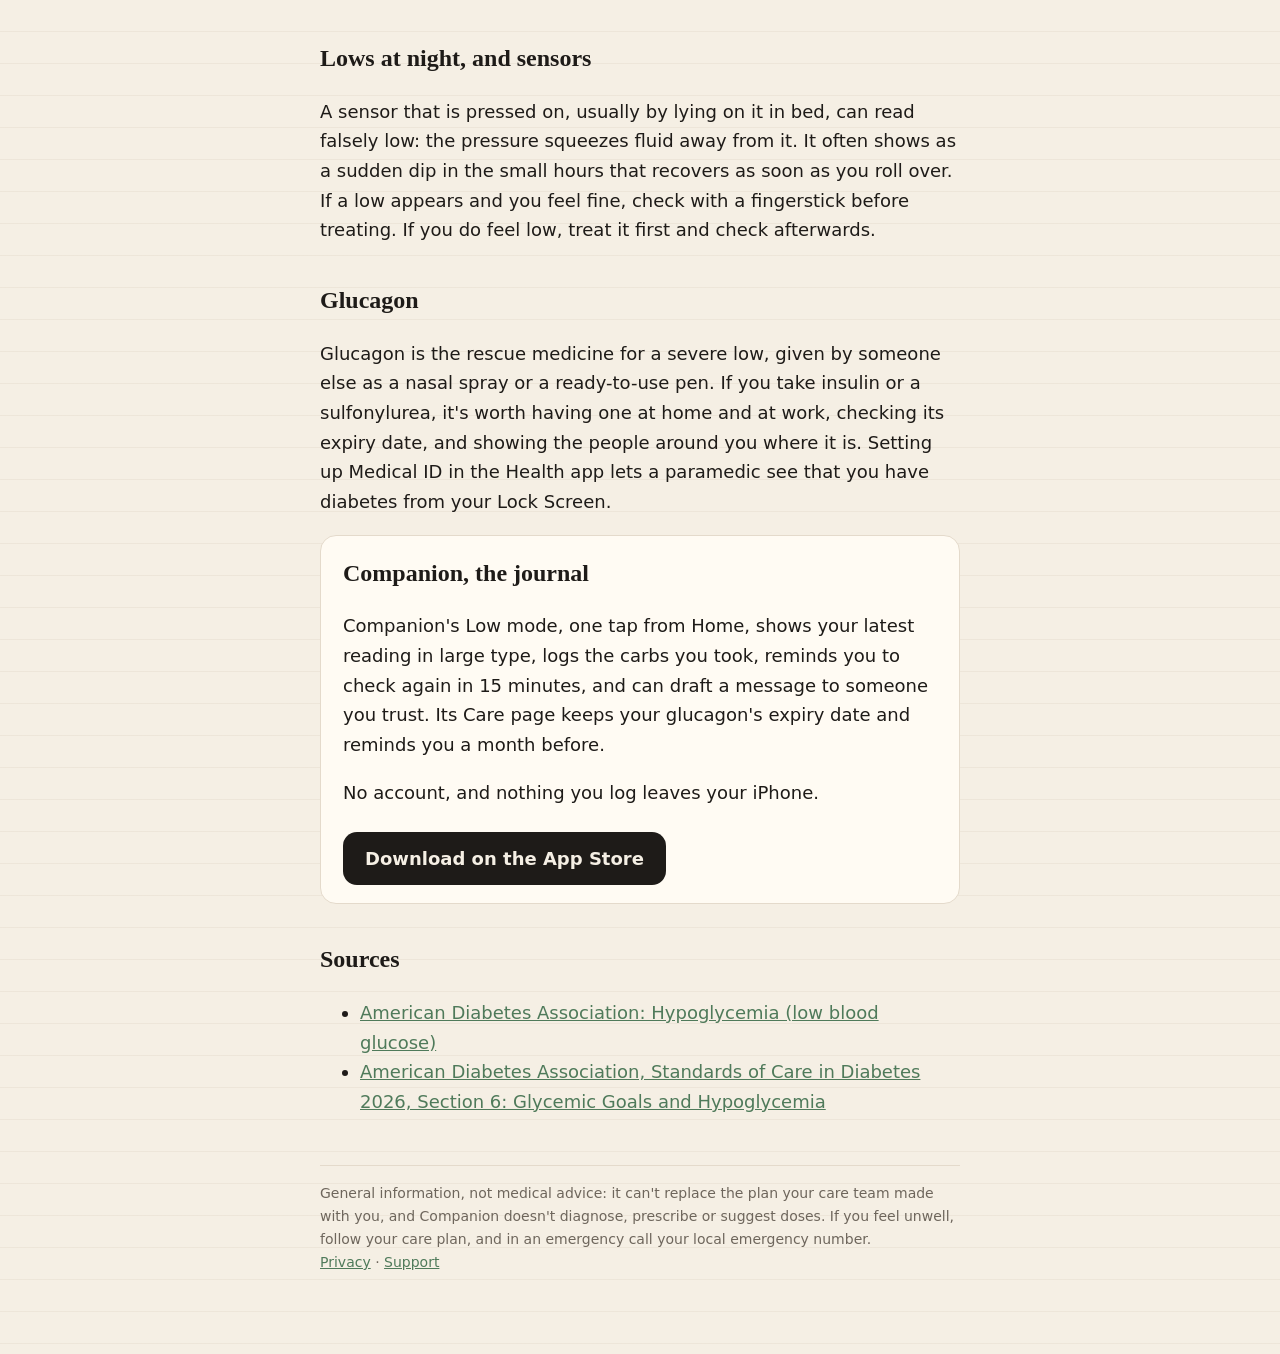
<file: guides/low-blood-sugar-what-to-do.html>
<!doctype html>
<html lang="en"><head><meta charset="utf-8"><meta name="viewport" content="width=device-width,initial-scale=1">
<title>Low blood sugar: what counts as low, and what to do · Companion</title>
<meta name="description" content="Below 70 mg/dL (3.9 mmol/L) is low. The 15-15 approach, the signs, lows at night, and what to do if someone can&#x27;t swallow.">
<link rel="canonical" href="https://vishcodes9801.github.io/companion-site/guides/low-blood-sugar-what-to-do.html">
<meta name="apple-itunes-app" content="app-id=6809278451">
<meta property="og:title" content="Low blood sugar: what counts as low, and what to do"><meta property="og:description" content="Below 70 mg/dL (3.9 mmol/L) is low. The 15-15 approach, the signs, lows at night, and what to do if someone can&#x27;t swallow.">
<link rel="stylesheet" href="../site.css">
<script type="application/ld+json">{"@context": "https://schema.org", "@type": "Article", "headline": "Low blood sugar: what counts as low, and what to do", "description": "Below 70 mg/dL (3.9 mmol/L) is low. The 15-15 approach, the signs, lows at night, and what to do if someone can't swallow.", "author": {"@type": "Person", "name": "Vishnu Purushothaman"}, "dateModified": "2026-10-19", "url": "https://vishcodes9801.github.io/companion-site/guides/low-blood-sugar-what-to-do.html", "publisher": {"@type": "Organization", "name": "Companion: Diabetes Journal"}}</script>
</head><body><main>
<nav><a href="../index.html">Companion</a> · <a href="index.html">Guides</a></nav>
<h1>Low blood sugar: what counts as low, and what to do</h1>
<p class="byline">By Vishnu Purushothaman, who makes Companion · Checked against the sources below on October 19, 2026</p>
<section class="urgent"><p>If someone with diabetes <b>can't swallow or is unconscious</b>, it is an emergency: don't give food or drink. Use glucagon if there is some, turn them onto their side, and call your local emergency number.</p></section>
<section class="answer"><p class="lead">A reading <b>below 70 mg/dL (3.9 mmol/L) is low</b>, and <b>below 54 mg/dL (3.0 mmol/L) is seriously low</b>. The widely taught approach is 15 to 20 grams of fast-acting carbohydrate, a recheck after 15 minutes, and the same again if it's still low. Follow the plan your care team gave you.</p></section>

<h2>What counts as low</h2>
<table>
<tr><th></th><th>mg/dL</th><th>mmol/L</th></tr>
<tr><td>Low</td><td>below 70</td><td>below 3.9</td></tr>
<tr><td>Seriously low</td><td>below 54</td><td>below 3.0</td></tr>
<tr><td>Severe</td><td colspan="2">a low where you need someone else's help, whatever the number</td></tr>
</table>

<h2>The signs</h2>
<p>Shakiness, sweating, hunger, a fast heartbeat, irritability, and confusion. A severe low can cause a seizure or passing out. Some people feel lows less clearly over the years; a meter or sensor reading settles it.</p>

<h2>The 15-15 approach</h2>
<ol>
<li>Take 15 to 20 g of fast-acting carbohydrate: glucose tablets (check the label for how many make 15 g), half a cup (120 ml) of juice or regular soda, or a tablespoon of sugar or honey.</li>
<li>Wait 15 minutes and check again.</li>
<li>Still low? Repeat.</li>
<li>Once you're back in range, have a snack if your next meal is more than an hour or so away.</li>
</ol>
<p class="note">Chocolate and other fatty foods raise glucose more slowly, so they're a poor first choice for a low.</p>

<h2>Lows at night, and sensors</h2>
<p>A sensor that is pressed on, usually by lying on it in bed, can read falsely low: the pressure squeezes fluid away from it. It often shows as a sudden dip in the small hours that recovers as soon as you roll over. If a low appears and you feel fine, check with a fingerstick before treating. If you do feel low, treat it first and check afterwards.</p>

<h2>Glucagon</h2>
<p>Glucagon is the rescue medicine for a severe low, given by someone else as a nasal spray or a ready-to-use pen. If you take insulin or a sulfonylurea, it's worth having one at home and at work, checking its expiry date, and showing the people around you where it is. Setting up Medical ID in the Health app lets a paramedic see that you have diabetes from your Lock Screen.</p>

<section><h2 style="margin-top:0">Companion, the journal</h2><p>Companion's Low mode, one tap from Home, shows your latest reading in large type, logs the carbs you took, reminds you to check again in 15 minutes, and can draft a message to someone you trust. Its Care page keeps your glucagon's expiry date and reminds you a month before.</p>
<p>No account, and nothing you log leaves your iPhone.</p>
<a class="cta" href="https://apps.apple.com/app/id6809278451?ct=guide-low-blood-sugar-what-to-do&mt=8">Download on the App Store</a></section>
<h2>Sources</h2><ul><li><a href="https://diabetes.org/living-with-diabetes/hypoglycemia-low-blood-glucose">American Diabetes Association: Hypoglycemia (low blood glucose)</a></li><li><a href="https://pmc.ncbi.nlm.nih.gov/articles/PMC12690178">American Diabetes Association, Standards of Care in Diabetes 2026, Section 6: Glycemic Goals and Hypoglycemia</a></li></ul>
<footer>General information, not medical advice: it can't replace the plan your care team made with you, and Companion doesn't
diagnose, prescribe or suggest doses. If you feel unwell, follow your care plan, and in an emergency call your local emergency number.
<br><a href="../privacy.html">Privacy</a> · <a href="../support.html">Support</a></footer>
</main></body></html>
</file>
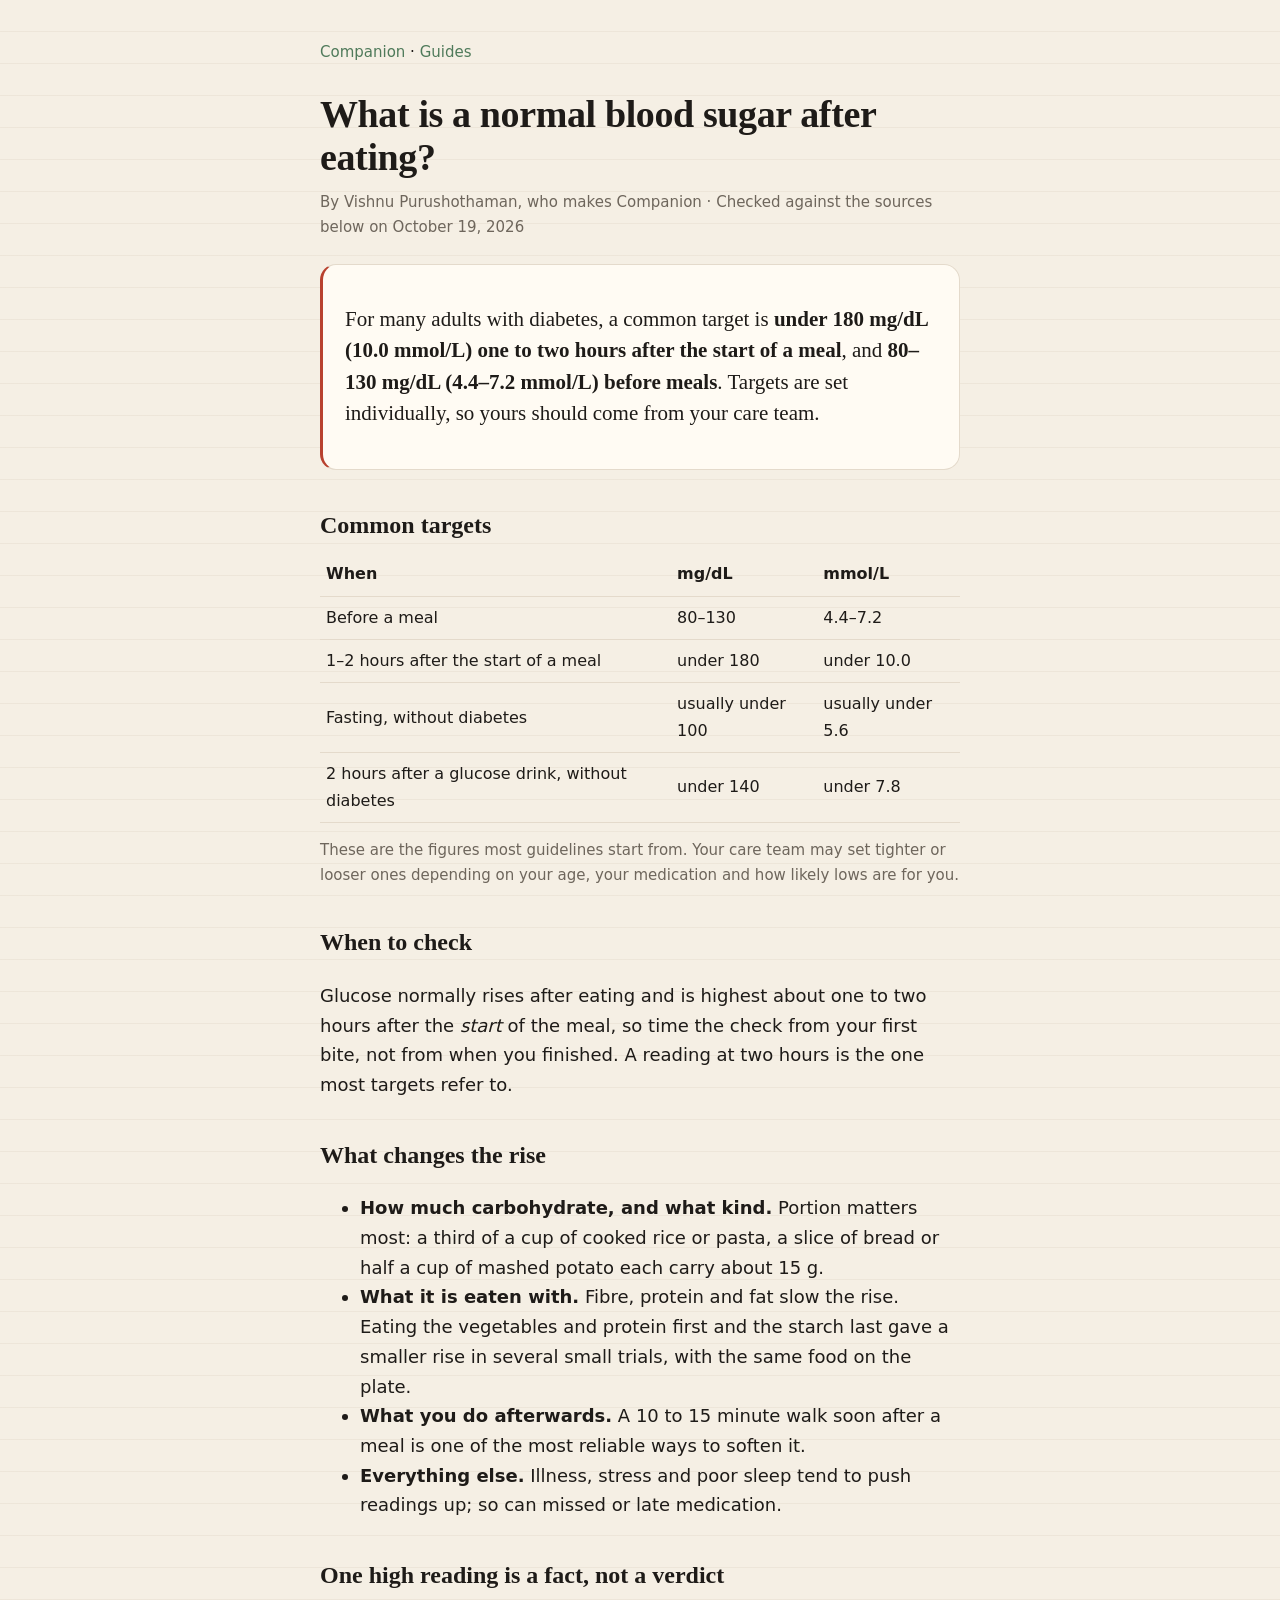
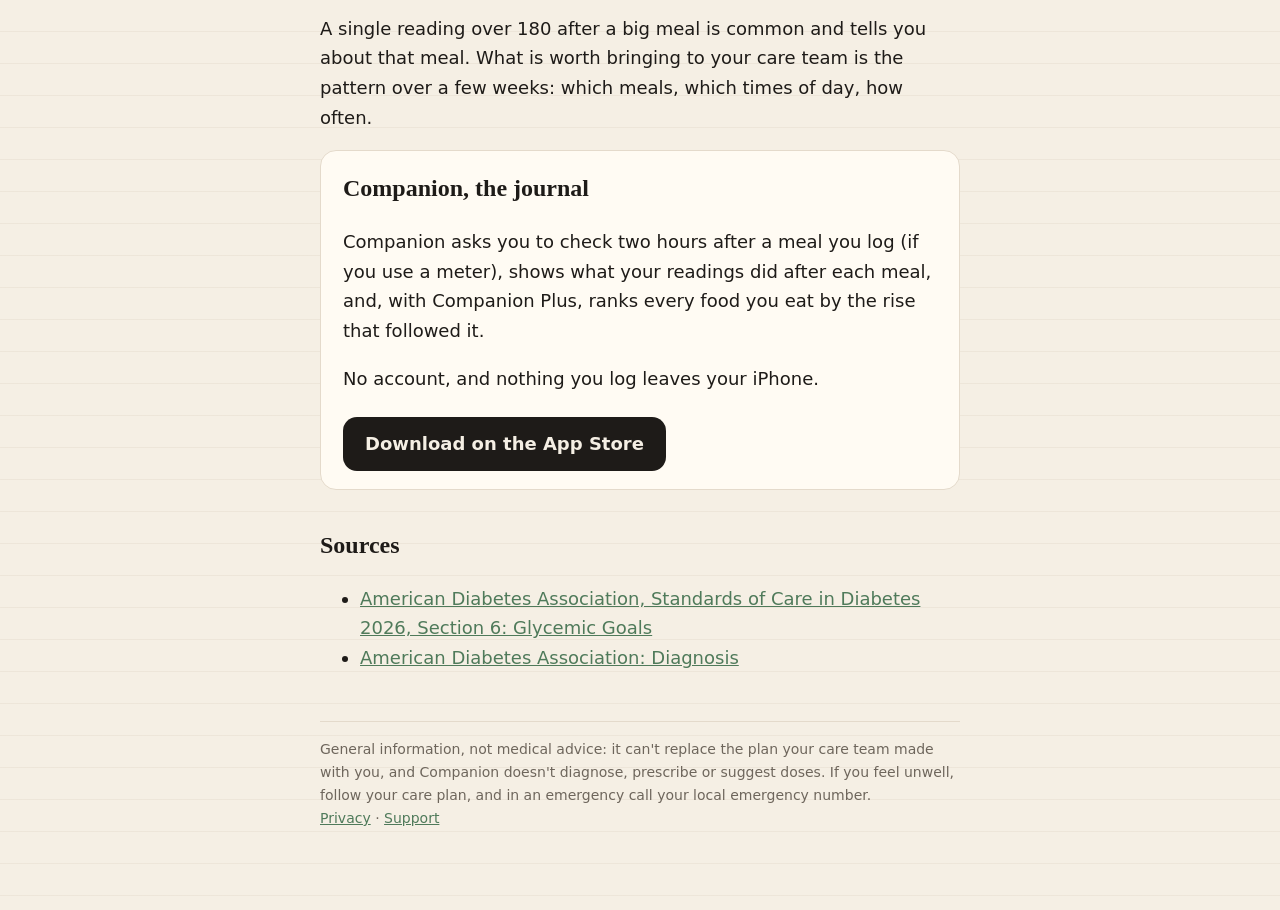
<file: guides/normal-blood-sugar-after-eating.html>
<!doctype html>
<html lang="en"><head><meta charset="utf-8"><meta name="viewport" content="width=device-width,initial-scale=1">
<title>What is a normal blood sugar after eating? · Companion</title>
<meta name="description" content="Common targets after a meal for people with diabetes, in mg/dL and mmol/L, when to check, and what changes the rise.">
<link rel="canonical" href="https://vishcodes9801.github.io/companion-site/guides/normal-blood-sugar-after-eating.html">
<meta name="apple-itunes-app" content="app-id=6809278451">
<meta property="og:title" content="What is a normal blood sugar after eating?"><meta property="og:description" content="Common targets after a meal for people with diabetes, in mg/dL and mmol/L, when to check, and what changes the rise.">
<link rel="stylesheet" href="../site.css">
<script type="application/ld+json">{"@context": "https://schema.org", "@type": "Article", "headline": "What is a normal blood sugar after eating?", "description": "Common targets after a meal for people with diabetes, in mg/dL and mmol/L, when to check, and what changes the rise.", "author": {"@type": "Person", "name": "Vishnu Purushothaman"}, "dateModified": "2026-10-19", "url": "https://vishcodes9801.github.io/companion-site/guides/normal-blood-sugar-after-eating.html", "publisher": {"@type": "Organization", "name": "Companion: Diabetes Journal"}}</script>
</head><body><main>
<nav><a href="../index.html">Companion</a> · <a href="index.html">Guides</a></nav>
<h1>What is a normal blood sugar after eating?</h1>
<p class="byline">By Vishnu Purushothaman, who makes Companion · Checked against the sources below on October 19, 2026</p>

<section class="answer"><p class="lead">For many adults with diabetes, a common target is <b>under 180 mg/dL (10.0 mmol/L) one to two hours after the start of a meal</b>, and <b>80–130 mg/dL (4.4–7.2 mmol/L) before meals</b>. Targets are set individually, so yours should come from your care team.</p></section>

<h2>Common targets</h2>
<table>
<tr><th>When</th><th>mg/dL</th><th>mmol/L</th></tr>
<tr><td>Before a meal</td><td>80–130</td><td>4.4–7.2</td></tr>
<tr><td>1–2 hours after the start of a meal</td><td>under 180</td><td>under 10.0</td></tr>
<tr><td>Fasting, without diabetes</td><td>usually under 100</td><td>usually under 5.6</td></tr>
<tr><td>2 hours after a glucose drink, without diabetes</td><td>under 140</td><td>under 7.8</td></tr>
</table>
<p class="note">These are the figures most guidelines start from. Your care team may set tighter or looser ones depending on your age, your medication and how likely lows are for you.</p>

<h2>When to check</h2>
<p>Glucose normally rises after eating and is highest about one to two hours after the <i>start</i> of the meal, so time the check from your first bite, not from when you finished. A reading at two hours is the one most targets refer to.</p>

<h2>What changes the rise</h2>
<ul>
<li><b>How much carbohydrate, and what kind.</b> Portion matters most: a third of a cup of cooked rice or pasta, a slice of bread or half a cup of mashed potato each carry about 15 g.</li>
<li><b>What it is eaten with.</b> Fibre, protein and fat slow the rise. Eating the vegetables and protein first and the starch last gave a smaller rise in several small trials, with the same food on the plate.</li>
<li><b>What you do afterwards.</b> A 10 to 15 minute walk soon after a meal is one of the most reliable ways to soften it.</li>
<li><b>Everything else.</b> Illness, stress and poor sleep tend to push readings up; so can missed or late medication.</li>
</ul>

<h2>One high reading is a fact, not a verdict</h2>
<p>A single reading over 180 after a big meal is common and tells you about that meal. What is worth bringing to your care team is the pattern over a few weeks: which meals, which times of day, how often.</p>

<section><h2 style="margin-top:0">Companion, the journal</h2><p>Companion asks you to check two hours after a meal you log (if you use a meter), shows what your readings did after each meal, and, with Companion Plus, ranks every food you eat by the rise that followed it.</p>
<p>No account, and nothing you log leaves your iPhone.</p>
<a class="cta" href="https://apps.apple.com/app/id6809278451?ct=guide-normal-blood-sugar-after-eating&mt=8">Download on the App Store</a></section>
<h2>Sources</h2><ul><li><a href="https://pmc.ncbi.nlm.nih.gov/articles/PMC12690178">American Diabetes Association, Standards of Care in Diabetes 2026, Section 6: Glycemic Goals</a></li><li><a href="https://diabetes.org/about-diabetes/diagnosis">American Diabetes Association: Diagnosis</a></li></ul>
<footer>General information, not medical advice: it can't replace the plan your care team made with you, and Companion doesn't
diagnose, prescribe or suggest doses. If you feel unwell, follow your care plan, and in an emergency call your local emergency number.
<br><a href="../privacy.html">Privacy</a> · <a href="../support.html">Support</a></footer>
</main></body></html>
</file>
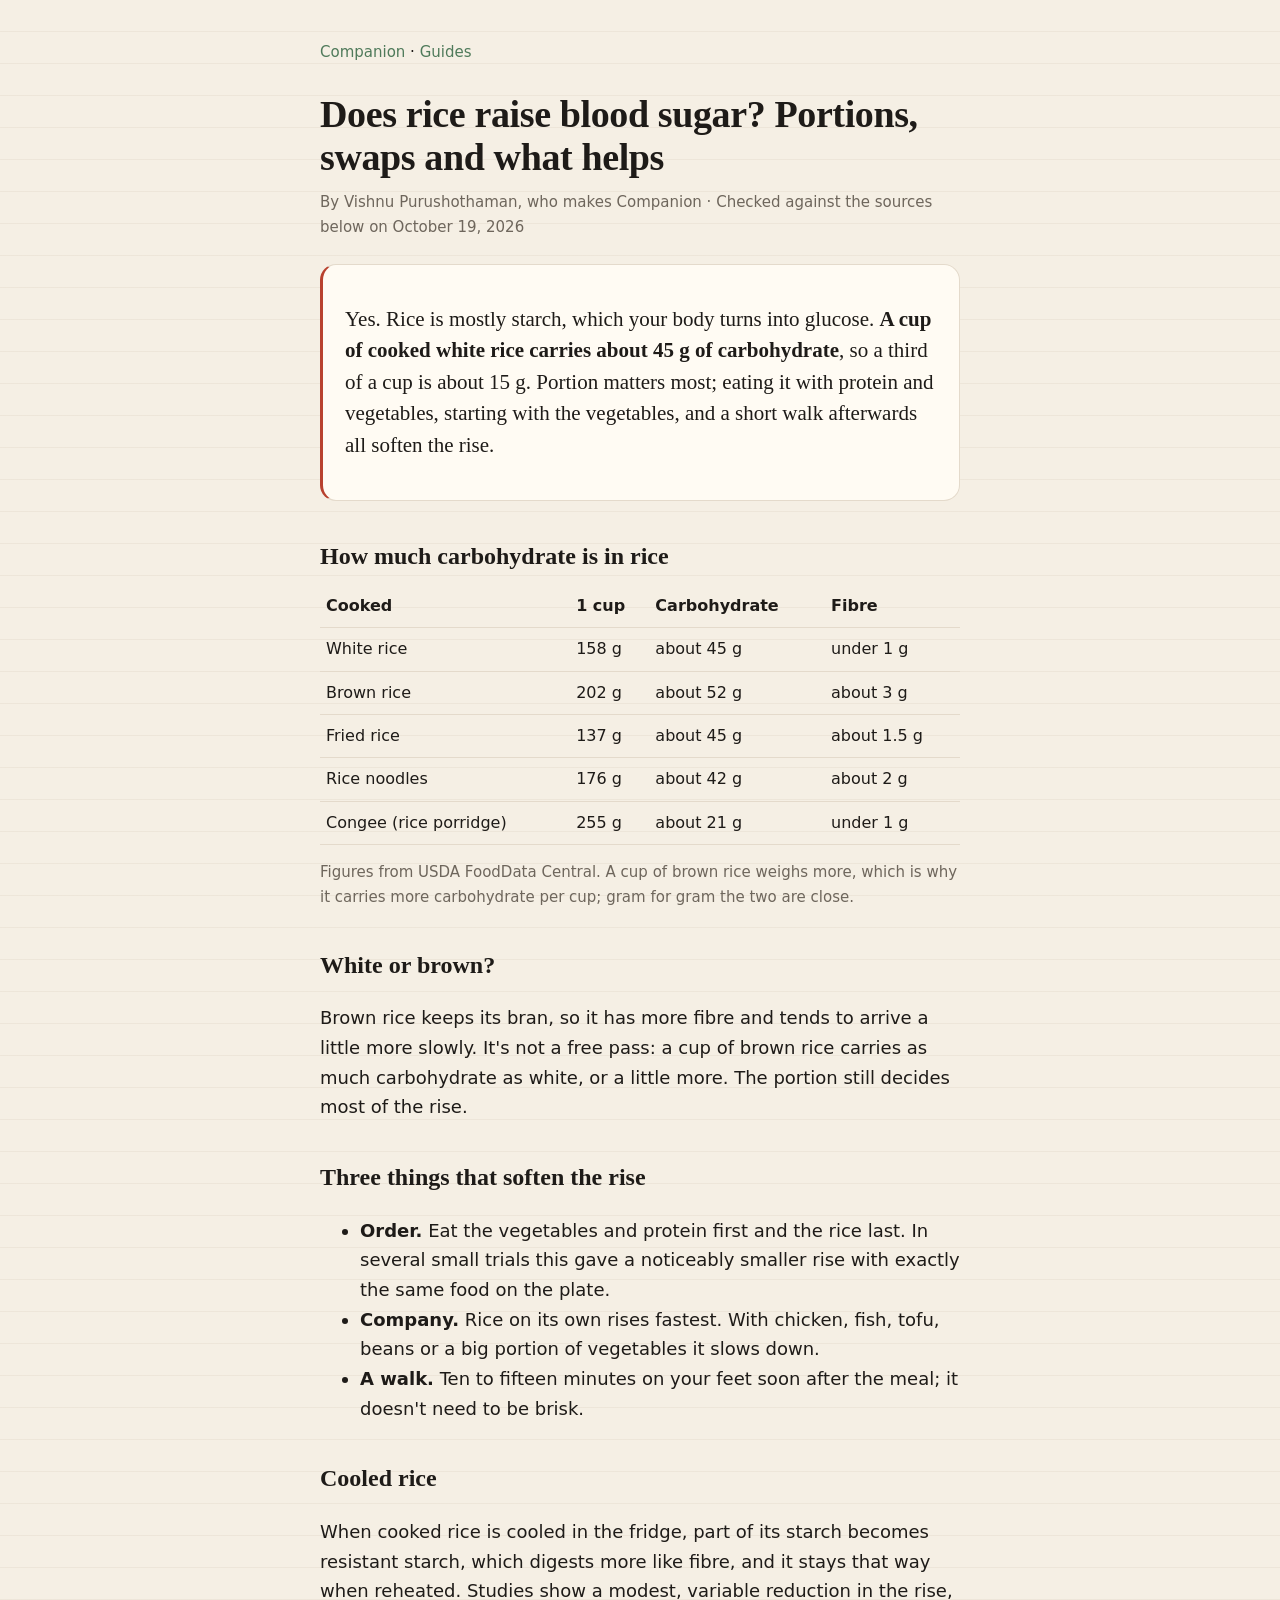
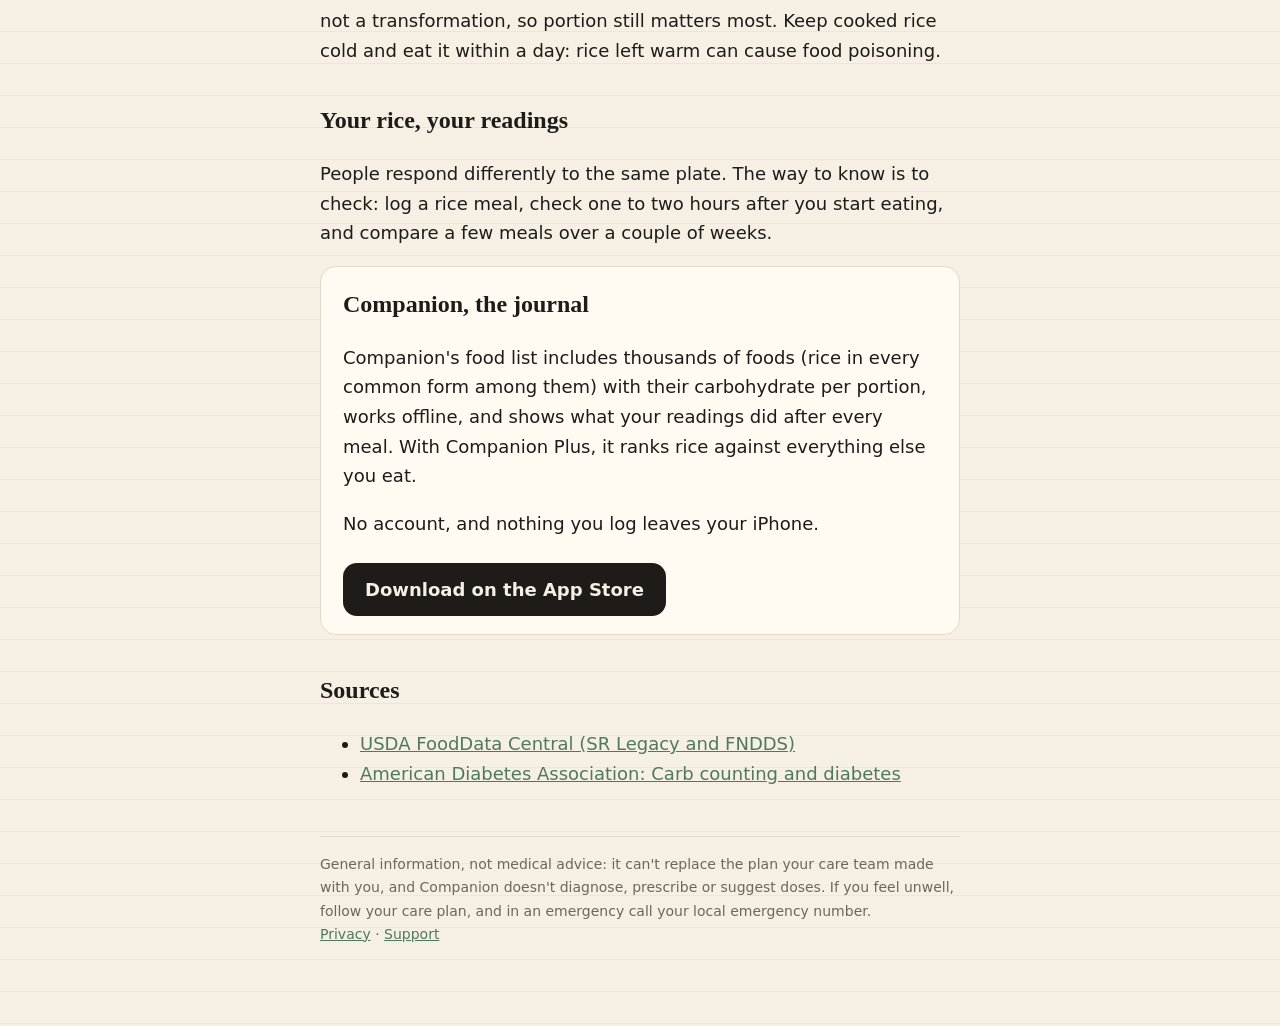
<file: guides/rice-and-blood-sugar.html>
<!doctype html>
<html lang="en"><head><meta charset="utf-8"><meta name="viewport" content="width=device-width,initial-scale=1">
<title>Does rice raise blood sugar? Portions, swaps and what helps · Companion</title>
<meta name="description" content="How much carbohydrate is in white and brown rice, why portion matters most, and three things that soften the rise after a rice meal.">
<link rel="canonical" href="https://vishcodes9801.github.io/companion-site/guides/rice-and-blood-sugar.html">
<meta name="apple-itunes-app" content="app-id=6809278451">
<meta property="og:title" content="Does rice raise blood sugar? Portions, swaps and what helps"><meta property="og:description" content="How much carbohydrate is in white and brown rice, why portion matters most, and three things that soften the rise after a rice meal.">
<link rel="stylesheet" href="../site.css">
<script type="application/ld+json">{"@context": "https://schema.org", "@type": "Article", "headline": "Does rice raise blood sugar? Portions, swaps and what helps", "description": "How much carbohydrate is in white and brown rice, why portion matters most, and three things that soften the rise after a rice meal.", "author": {"@type": "Person", "name": "Vishnu Purushothaman"}, "dateModified": "2026-10-19", "url": "https://vishcodes9801.github.io/companion-site/guides/rice-and-blood-sugar.html", "publisher": {"@type": "Organization", "name": "Companion: Diabetes Journal"}}</script>
</head><body><main>
<nav><a href="../index.html">Companion</a> · <a href="index.html">Guides</a></nav>
<h1>Does rice raise blood sugar? Portions, swaps and what helps</h1>
<p class="byline">By Vishnu Purushothaman, who makes Companion · Checked against the sources below on October 19, 2026</p>

<section class="answer"><p class="lead">Yes. Rice is mostly starch, which your body turns into glucose. <b>A cup of cooked white rice carries about 45 g of carbohydrate</b>, so a third of a cup is about 15 g. Portion matters most; eating it with protein and vegetables, starting with the vegetables, and a short walk afterwards all soften the rise.</p></section>

<h2>How much carbohydrate is in rice</h2>
<table>
<tr><th>Cooked</th><th>1 cup</th><th>Carbohydrate</th><th>Fibre</th></tr>
<tr><td>White rice</td><td>158 g</td><td>about 45 g</td><td>under 1 g</td></tr>
<tr><td>Brown rice</td><td>202 g</td><td>about 52 g</td><td>about 3 g</td></tr>
<tr><td>Fried rice</td><td>137 g</td><td>about 45 g</td><td>about 1.5 g</td></tr>
<tr><td>Rice noodles</td><td>176 g</td><td>about 42 g</td><td>about 2 g</td></tr>
<tr><td>Congee (rice porridge)</td><td>255 g</td><td>about 21 g</td><td>under 1 g</td></tr>
</table>
<p class="note">Figures from USDA FoodData Central. A cup of brown rice weighs more, which is why it carries more carbohydrate per cup; gram for gram the two are close.</p>

<h2>White or brown?</h2>
<p>Brown rice keeps its bran, so it has more fibre and tends to arrive a little more slowly. It's not a free pass: a cup of brown rice carries as much carbohydrate as white, or a little more. The portion still decides most of the rise.</p>

<h2>Three things that soften the rise</h2>
<ul>
<li><b>Order.</b> Eat the vegetables and protein first and the rice last. In several small trials this gave a noticeably smaller rise with exactly the same food on the plate.</li>
<li><b>Company.</b> Rice on its own rises fastest. With chicken, fish, tofu, beans or a big portion of vegetables it slows down.</li>
<li><b>A walk.</b> Ten to fifteen minutes on your feet soon after the meal; it doesn't need to be brisk.</li>
</ul>

<h2>Cooled rice</h2>
<p>When cooked rice is cooled in the fridge, part of its starch becomes resistant starch, which digests more like fibre, and it stays that way when reheated. Studies show a modest, variable reduction in the rise, not a transformation, so portion still matters most. Keep cooked rice cold and eat it within a day: rice left warm can cause food poisoning.</p>

<h2>Your rice, your readings</h2>
<p>People respond differently to the same plate. The way to know is to check: log a rice meal, check one to two hours after you start eating, and compare a few meals over a couple of weeks.</p>

<section><h2 style="margin-top:0">Companion, the journal</h2><p>Companion's food list includes thousands of foods (rice in every common form among them) with their carbohydrate per portion, works offline, and shows what your readings did after every meal. With Companion Plus, it ranks rice against everything else you eat.</p>
<p>No account, and nothing you log leaves your iPhone.</p>
<a class="cta" href="https://apps.apple.com/app/id6809278451?ct=guide-rice-and-blood-sugar&mt=8">Download on the App Store</a></section>
<h2>Sources</h2><ul><li><a href="https://fdc.nal.usda.gov/">USDA FoodData Central (SR Legacy and FNDDS)</a></li><li><a href="https://diabetes.org/food-nutrition/understanding-carbs/carb-counting-and-diabetes">American Diabetes Association: Carb counting and diabetes</a></li></ul>
<footer>General information, not medical advice: it can't replace the plan your care team made with you, and Companion doesn't
diagnose, prescribe or suggest doses. If you feel unwell, follow your care plan, and in an emergency call your local emergency number.
<br><a href="../privacy.html">Privacy</a> · <a href="../support.html">Support</a></footer>
</main></body></html>
</file>
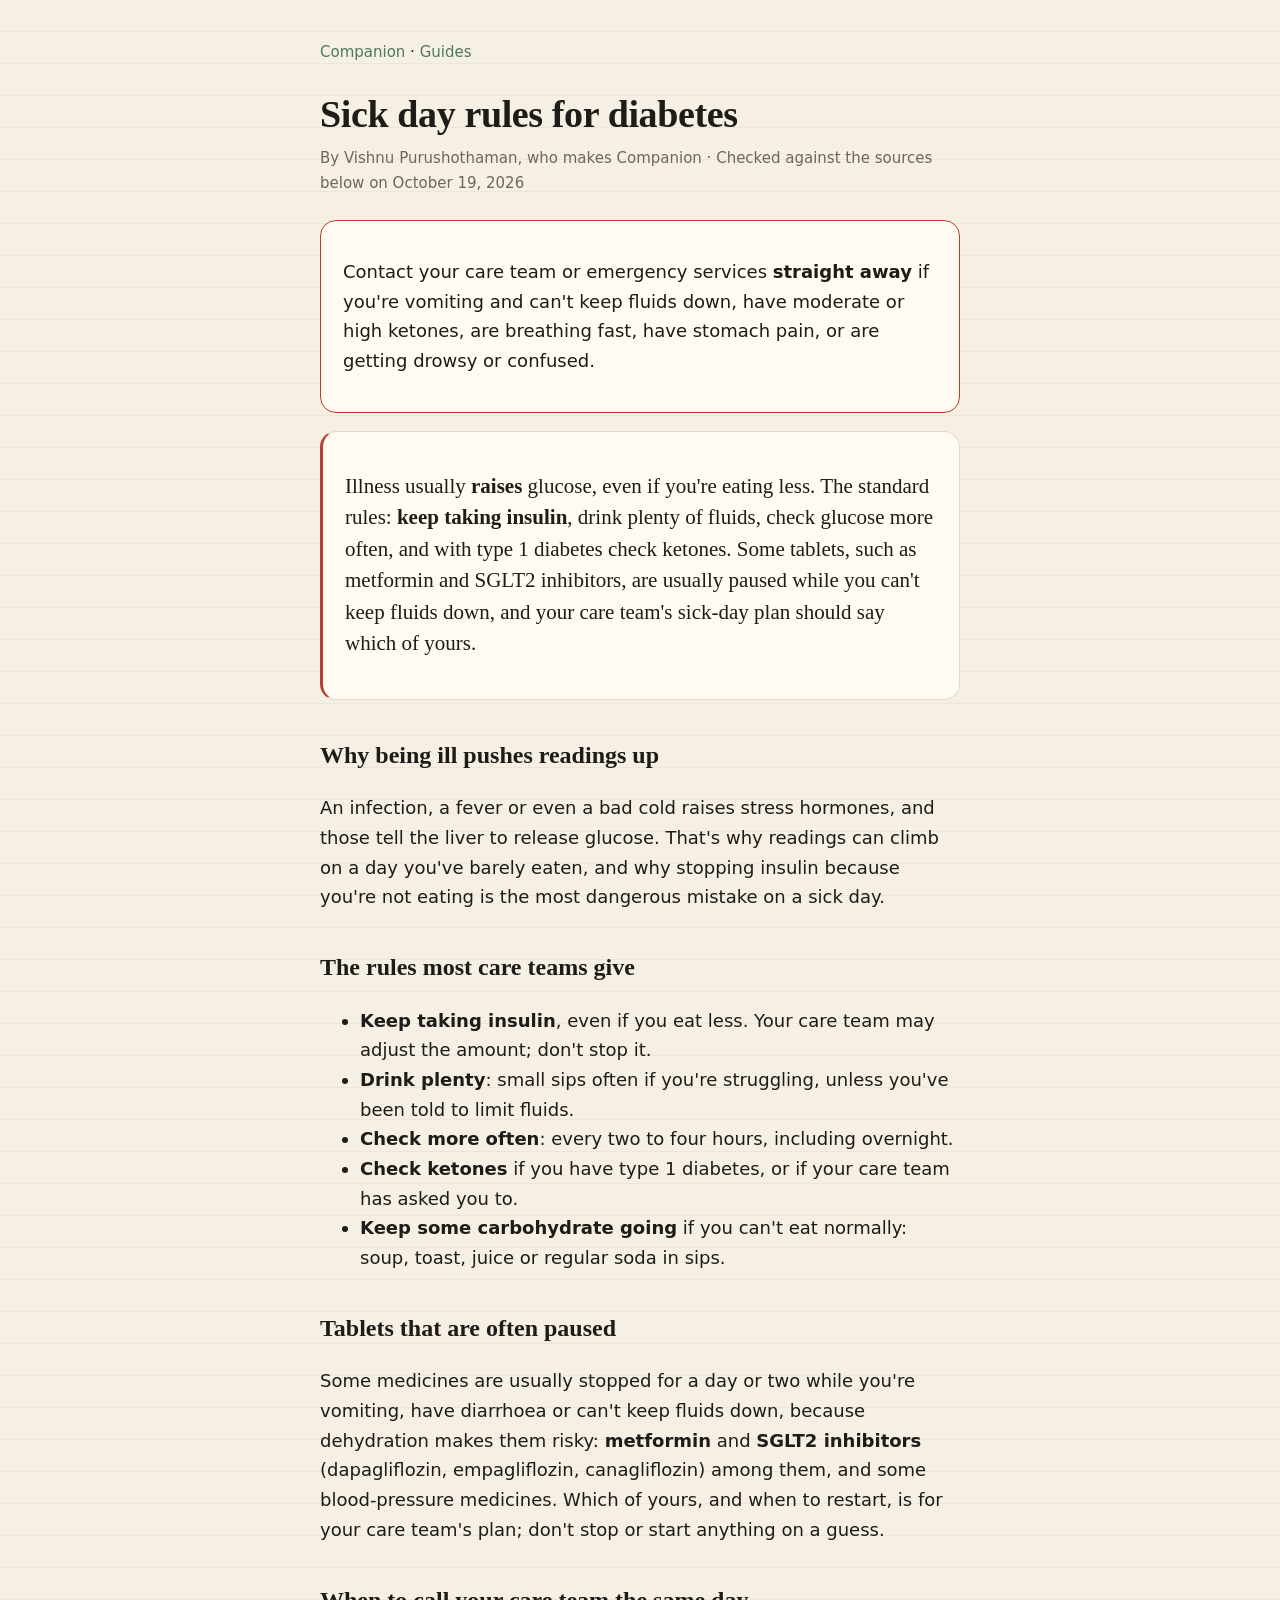
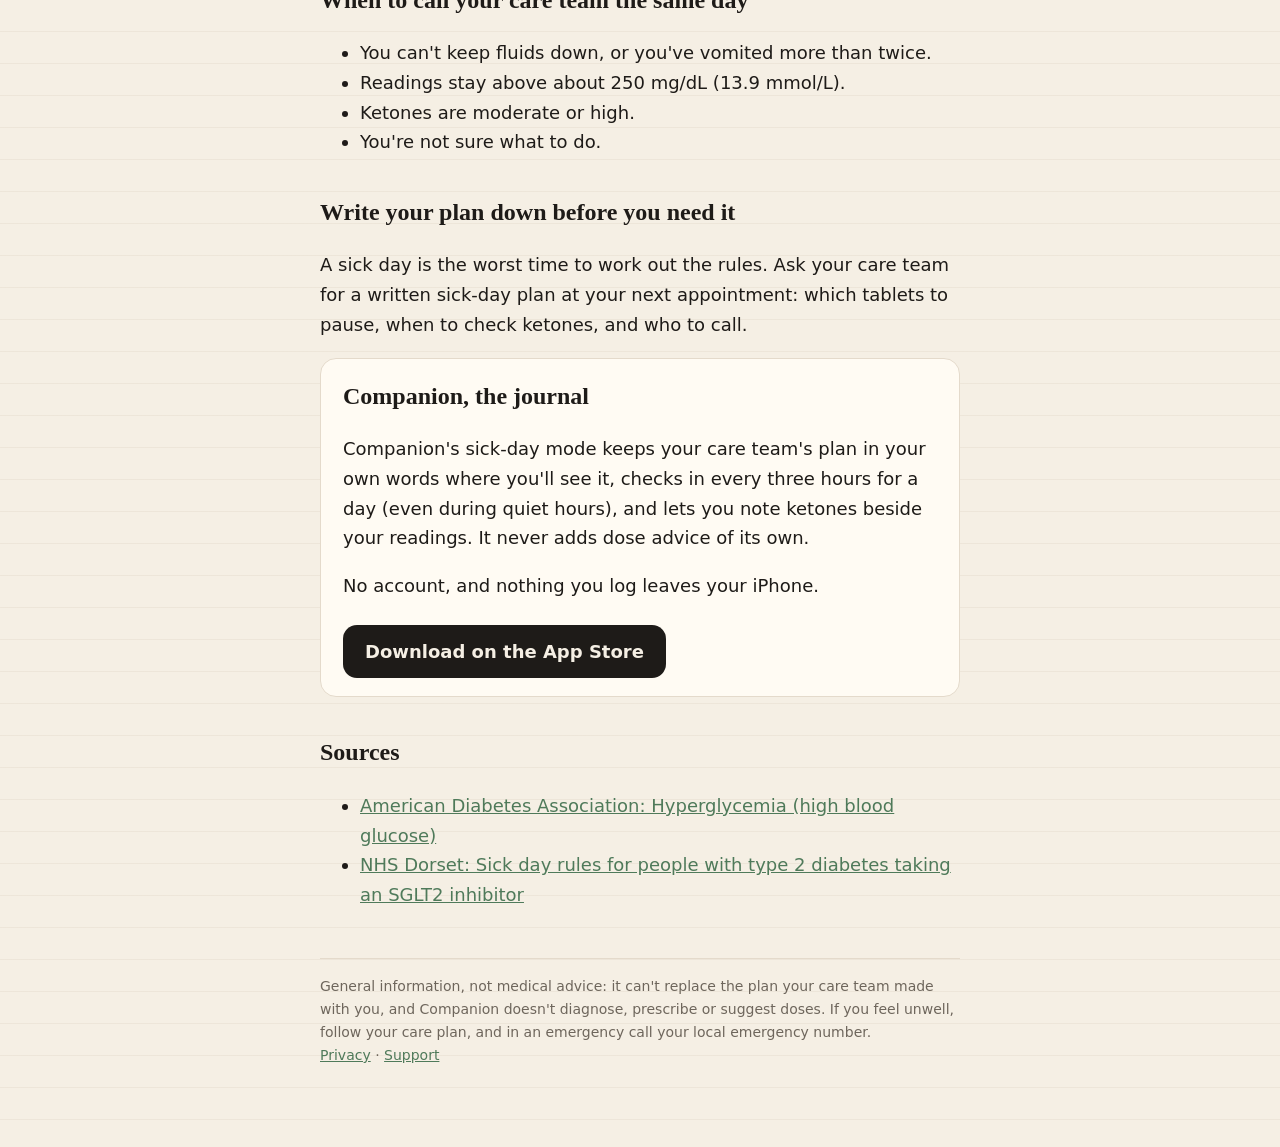
<file: guides/sick-day-rules-diabetes.html>
<!doctype html>
<html lang="en"><head><meta charset="utf-8"><meta name="viewport" content="width=device-width,initial-scale=1">
<title>Sick day rules for diabetes · Companion</title>
<meta name="description" content="Why illness raises blood sugar, the standard sick-day rules, which tablets are often paused, and when to call your care team.">
<link rel="canonical" href="https://vishcodes9801.github.io/companion-site/guides/sick-day-rules-diabetes.html">
<meta name="apple-itunes-app" content="app-id=6809278451">
<meta property="og:title" content="Sick day rules for diabetes"><meta property="og:description" content="Why illness raises blood sugar, the standard sick-day rules, which tablets are often paused, and when to call your care team.">
<link rel="stylesheet" href="../site.css">
<script type="application/ld+json">{"@context": "https://schema.org", "@type": "Article", "headline": "Sick day rules for diabetes", "description": "Why illness raises blood sugar, the standard sick-day rules, which tablets are often paused, and when to call your care team.", "author": {"@type": "Person", "name": "Vishnu Purushothaman"}, "dateModified": "2026-10-19", "url": "https://vishcodes9801.github.io/companion-site/guides/sick-day-rules-diabetes.html", "publisher": {"@type": "Organization", "name": "Companion: Diabetes Journal"}}</script>
</head><body><main>
<nav><a href="../index.html">Companion</a> · <a href="index.html">Guides</a></nav>
<h1>Sick day rules for diabetes</h1>
<p class="byline">By Vishnu Purushothaman, who makes Companion · Checked against the sources below on October 19, 2026</p>
<section class="urgent"><p>Contact your care team or emergency services <b>straight away</b> if you're vomiting and can't keep fluids down, have moderate or high ketones, are breathing fast, have stomach pain, or are getting drowsy or confused.</p></section>
<section class="answer"><p class="lead">Illness usually <b>raises</b> glucose, even if you're eating less. The standard rules: <b>keep taking insulin</b>, drink plenty of fluids, check glucose more often, and with type 1 diabetes check ketones. Some tablets, such as metformin and SGLT2 inhibitors, are usually paused while you can't keep fluids down, and your care team's sick-day plan should say which of yours.</p></section>

<h2>Why being ill pushes readings up</h2>
<p>An infection, a fever or even a bad cold raises stress hormones, and those tell the liver to release glucose. That's why readings can climb on a day you've barely eaten, and why stopping insulin because you're not eating is the most dangerous mistake on a sick day.</p>

<h2>The rules most care teams give</h2>
<ul>
<li><b>Keep taking insulin</b>, even if you eat less. Your care team may adjust the amount; don't stop it.</li>
<li><b>Drink plenty</b>: small sips often if you're struggling, unless you've been told to limit fluids.</li>
<li><b>Check more often</b>: every two to four hours, including overnight.</li>
<li><b>Check ketones</b> if you have type 1 diabetes, or if your care team has asked you to.</li>
<li><b>Keep some carbohydrate going</b> if you can't eat normally: soup, toast, juice or regular soda in sips.</li>
</ul>

<h2>Tablets that are often paused</h2>
<p>Some medicines are usually stopped for a day or two while you're vomiting, have diarrhoea or can't keep fluids down, because dehydration makes them risky: <b>metformin</b> and <b>SGLT2 inhibitors</b> (dapagliflozin, empagliflozin, canagliflozin) among them, and some blood-pressure medicines. Which of yours, and when to restart, is for your care team's plan; don't stop or start anything on a guess.</p>

<h2>When to call your care team the same day</h2>
<ul>
<li>You can't keep fluids down, or you've vomited more than twice.</li>
<li>Readings stay above about 250 mg/dL (13.9 mmol/L).</li>
<li>Ketones are moderate or high.</li>
<li>You're not sure what to do.</li>
</ul>

<h2>Write your plan down before you need it</h2>
<p>A sick day is the worst time to work out the rules. Ask your care team for a written sick-day plan at your next appointment: which tablets to pause, when to check ketones, and who to call.</p>

<section><h2 style="margin-top:0">Companion, the journal</h2><p>Companion's sick-day mode keeps your care team's plan in your own words where you'll see it, checks in every three hours for a day (even during quiet hours), and lets you note ketones beside your readings. It never adds dose advice of its own.</p>
<p>No account, and nothing you log leaves your iPhone.</p>
<a class="cta" href="https://apps.apple.com/app/id6809278451?ct=guide-sick-day-rules-diabetes&mt=8">Download on the App Store</a></section>
<h2>Sources</h2><ul><li><a href="https://diabetes.org/living-with-diabetes/treatment-care/hyperglycemia">American Diabetes Association: Hyperglycemia (high blood glucose)</a></li><li><a href="https://dchft.nhs.uk/leaflets/sick-day-rules-for-people-with-type-2-diabetes-taking-a-sglt-2-inhibitor/">NHS Dorset: Sick day rules for people with type 2 diabetes taking an SGLT2 inhibitor</a></li></ul>
<footer>General information, not medical advice: it can't replace the plan your care team made with you, and Companion doesn't
diagnose, prescribe or suggest doses. If you feel unwell, follow your care plan, and in an emergency call your local emergency number.
<br><a href="../privacy.html">Privacy</a> · <a href="../support.html">Support</a></footer>
</main></body></html>
</file>
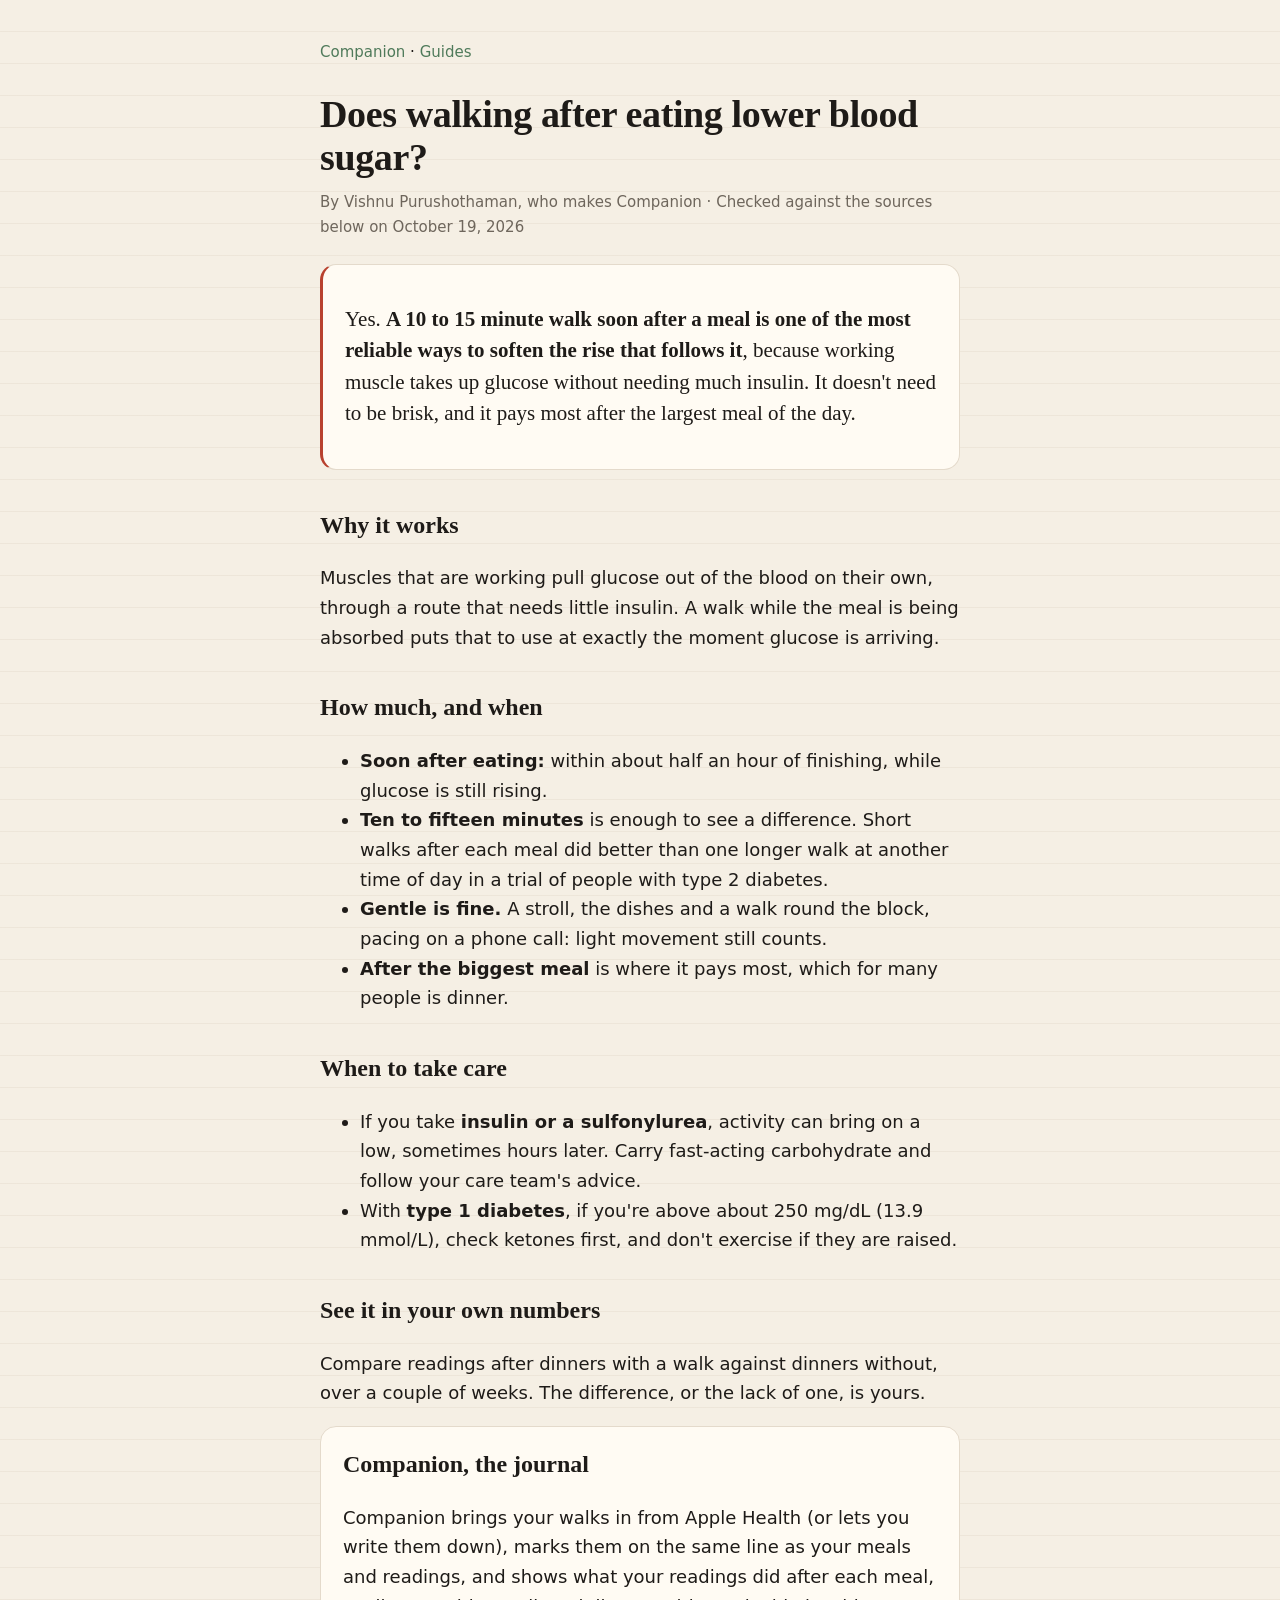
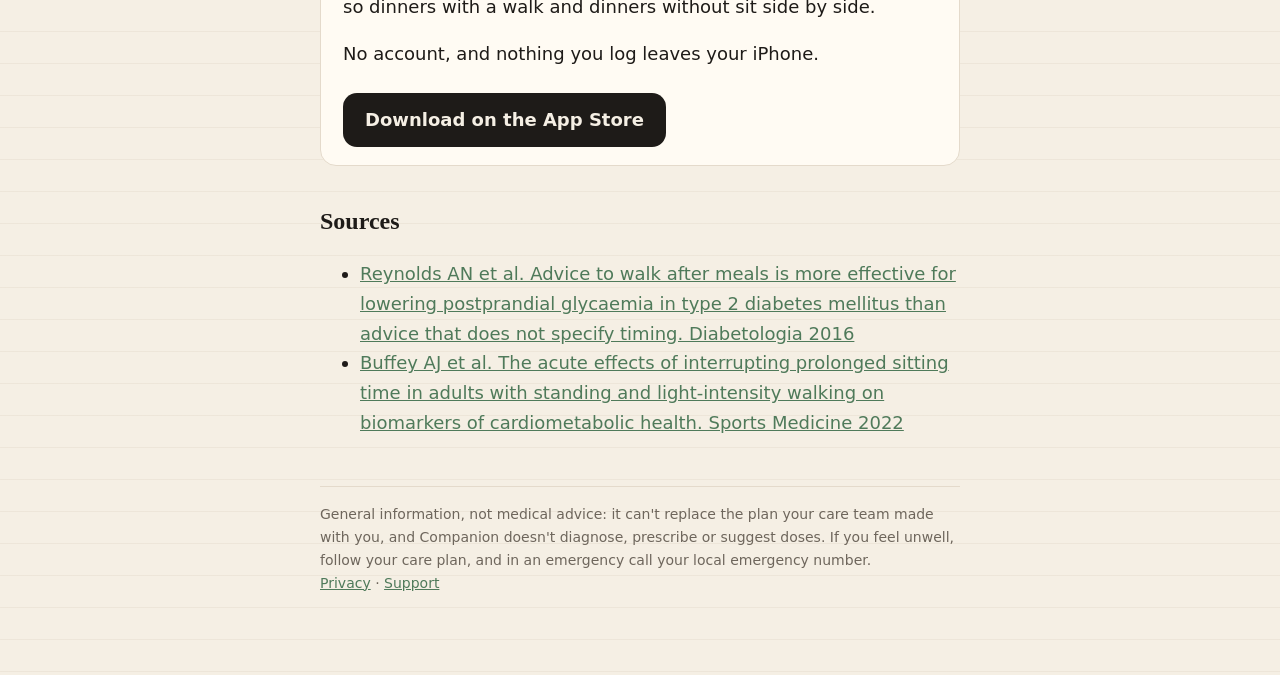
<file: guides/walking-after-meals.html>
<!doctype html>
<html lang="en"><head><meta charset="utf-8"><meta name="viewport" content="width=device-width,initial-scale=1">
<title>Does walking after eating lower blood sugar? · Companion</title>
<meta name="description" content="Why a 10 to 15 minute walk soon after a meal softens the rise, when it helps most, and when to take care.">
<link rel="canonical" href="https://vishcodes9801.github.io/companion-site/guides/walking-after-meals.html">
<meta name="apple-itunes-app" content="app-id=6809278451">
<meta property="og:title" content="Does walking after eating lower blood sugar?"><meta property="og:description" content="Why a 10 to 15 minute walk soon after a meal softens the rise, when it helps most, and when to take care.">
<link rel="stylesheet" href="../site.css">
<script type="application/ld+json">{"@context": "https://schema.org", "@type": "Article", "headline": "Does walking after eating lower blood sugar?", "description": "Why a 10 to 15 minute walk soon after a meal softens the rise, when it helps most, and when to take care.", "author": {"@type": "Person", "name": "Vishnu Purushothaman"}, "dateModified": "2026-10-19", "url": "https://vishcodes9801.github.io/companion-site/guides/walking-after-meals.html", "publisher": {"@type": "Organization", "name": "Companion: Diabetes Journal"}}</script>
</head><body><main>
<nav><a href="../index.html">Companion</a> · <a href="index.html">Guides</a></nav>
<h1>Does walking after eating lower blood sugar?</h1>
<p class="byline">By Vishnu Purushothaman, who makes Companion · Checked against the sources below on October 19, 2026</p>

<section class="answer"><p class="lead">Yes. <b>A 10 to 15 minute walk soon after a meal is one of the most reliable ways to soften the rise that follows it</b>, because working muscle takes up glucose without needing much insulin. It doesn't need to be brisk, and it pays most after the largest meal of the day.</p></section>

<h2>Why it works</h2>
<p>Muscles that are working pull glucose out of the blood on their own, through a route that needs little insulin. A walk while the meal is being absorbed puts that to use at exactly the moment glucose is arriving.</p>

<h2>How much, and when</h2>
<ul>
<li><b>Soon after eating:</b> within about half an hour of finishing, while glucose is still rising.</li>
<li><b>Ten to fifteen minutes</b> is enough to see a difference. Short walks after each meal did better than one longer walk at another time of day in a trial of people with type 2 diabetes.</li>
<li><b>Gentle is fine.</b> A stroll, the dishes and a walk round the block, pacing on a phone call: light movement still counts.</li>
<li><b>After the biggest meal</b> is where it pays most, which for many people is dinner.</li>
</ul>

<h2>When to take care</h2>
<ul>
<li>If you take <b>insulin or a sulfonylurea</b>, activity can bring on a low, sometimes hours later. Carry fast-acting carbohydrate and follow your care team's advice.</li>
<li>With <b>type 1 diabetes</b>, if you're above about 250 mg/dL (13.9 mmol/L), check ketones first, and don't exercise if they are raised.</li>
</ul>

<h2>See it in your own numbers</h2>
<p>Compare readings after dinners with a walk against dinners without, over a couple of weeks. The difference, or the lack of one, is yours.</p>

<section><h2 style="margin-top:0">Companion, the journal</h2><p>Companion brings your walks in from Apple Health (or lets you write them down), marks them on the same line as your meals and readings, and shows what your readings did after each meal, so dinners with a walk and dinners without sit side by side.</p>
<p>No account, and nothing you log leaves your iPhone.</p>
<a class="cta" href="https://apps.apple.com/app/id6809278451?ct=guide-walking-after-meals&mt=8">Download on the App Store</a></section>
<h2>Sources</h2><ul><li><a href="https://doi.org/10.1007/s00125-016-4085-2">Reynolds AN et al. Advice to walk after meals is more effective for lowering postprandial glycaemia in type 2 diabetes mellitus than advice that does not specify timing. Diabetologia 2016</a></li><li><a href="https://doi.org/10.1007/s40279-022-01649-4">Buffey AJ et al. The acute effects of interrupting prolonged sitting time in adults with standing and light-intensity walking on biomarkers of cardiometabolic health. Sports Medicine 2022</a></li></ul>
<footer>General information, not medical advice: it can't replace the plan your care team made with you, and Companion doesn't
diagnose, prescribe or suggest doses. If you feel unwell, follow your care plan, and in an emergency call your local emergency number.
<br><a href="../privacy.html">Privacy</a> · <a href="../support.html">Support</a></footer>
</main></body></html>
</file>
<file: site.css>
:root{--ruling:45%;--paper:#F5EFE4;--sheet:#FFFBF3;--ink:#1E1B18;--muted:#6E665C;--rule:#E4DACB;--accent:#4F7A5A;--brick:#B8412E}
@media (prefers-color-scheme:dark){:root{--ruling:22%;--paper:#16130F;--sheet:#201C16;--ink:#F3ECDF;--muted:#A69C8E;--rule:#352F27;--accent:#8DBB98;--brick:#E07A62}}
*{box-sizing:border-box}
body{margin:0;background:var(--paper);color:var(--ink);font:18px/1.65 -apple-system,system-ui,sans-serif;font-variant-numeric:lining-nums;
  background-image:repeating-linear-gradient(to bottom,transparent 0 31px,color-mix(in srgb,var(--rule) var(--ruling),transparent) 31px 32px)}
main{max-width:680px;margin:0 auto;padding:40px 20px 80px}
nav{font-size:15px;margin-bottom:28px}nav a{text-decoration:none}
h1{font-family:Georgia,"Times New Roman",serif;font-size:38px;line-height:1.15;margin:0 0 10px;letter-spacing:-.01em}
h2{font-family:Georgia,"Times New Roman",serif;font-size:24px;margin:36px 0 8px}
.lead{font-family:Georgia,"Times New Roman",serif;font-size:21px;line-height:1.5}
.muted,.byline{color:var(--muted)}.byline{font-size:15px;margin:0 0 24px}
section,.sheet{background:var(--sheet);border:1px solid var(--rule);border-radius:16px;padding:18px 22px;margin:18px 0}
.answer{border-left:3px solid var(--brick)}
table{border-collapse:collapse;width:100%;font-size:16px}td,th{text-align:left;padding:8px 6px;border-bottom:1px solid var(--rule)}
a{color:var(--accent)}
.cta{display:inline-block;background:var(--ink);color:var(--paper);text-decoration:none;padding:12px 22px;border-radius:14px;font-weight:600;margin-top:6px}
.note{font-size:15px;color:var(--muted)}
.urgent{border:1.5px solid var(--brick)}
ul.guides{list-style:none;padding:0}ul.guides li{margin:0 0 12px}
ul.guides a{font-family:Georgia,"Times New Roman",serif;font-size:21px;text-decoration:none;color:var(--ink)}
footer{margin-top:48px;font-size:14px;color:var(--muted);border-top:1px solid var(--rule);padding-top:16px}
h1,h2,.lead{font-variant-numeric:lining-nums}
.shots{display:flex;flex-wrap:wrap;gap:14px;justify-content:center;margin:24px 0}
img.shot{width:calc(33% - 10px);min-width:180px;max-width:300px;border-radius:22px;border:1px solid var(--rule)}
</file>
